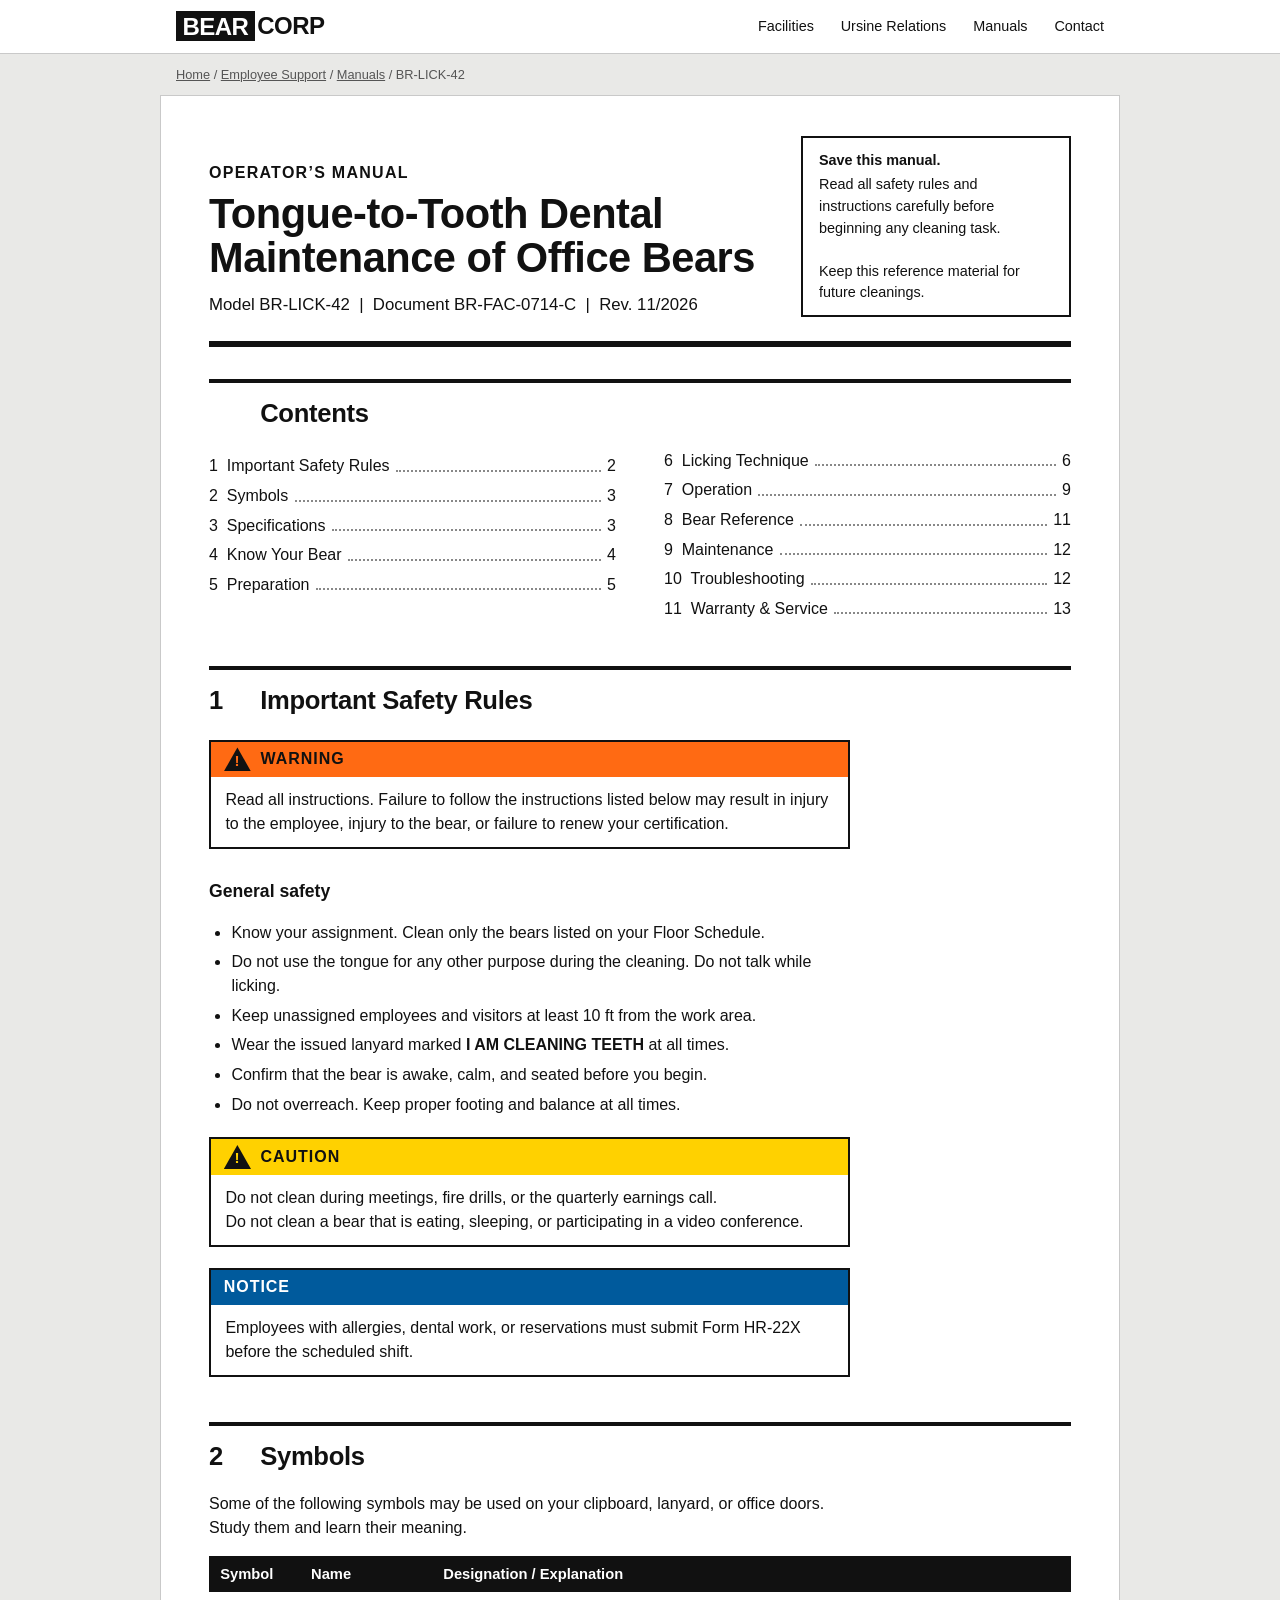
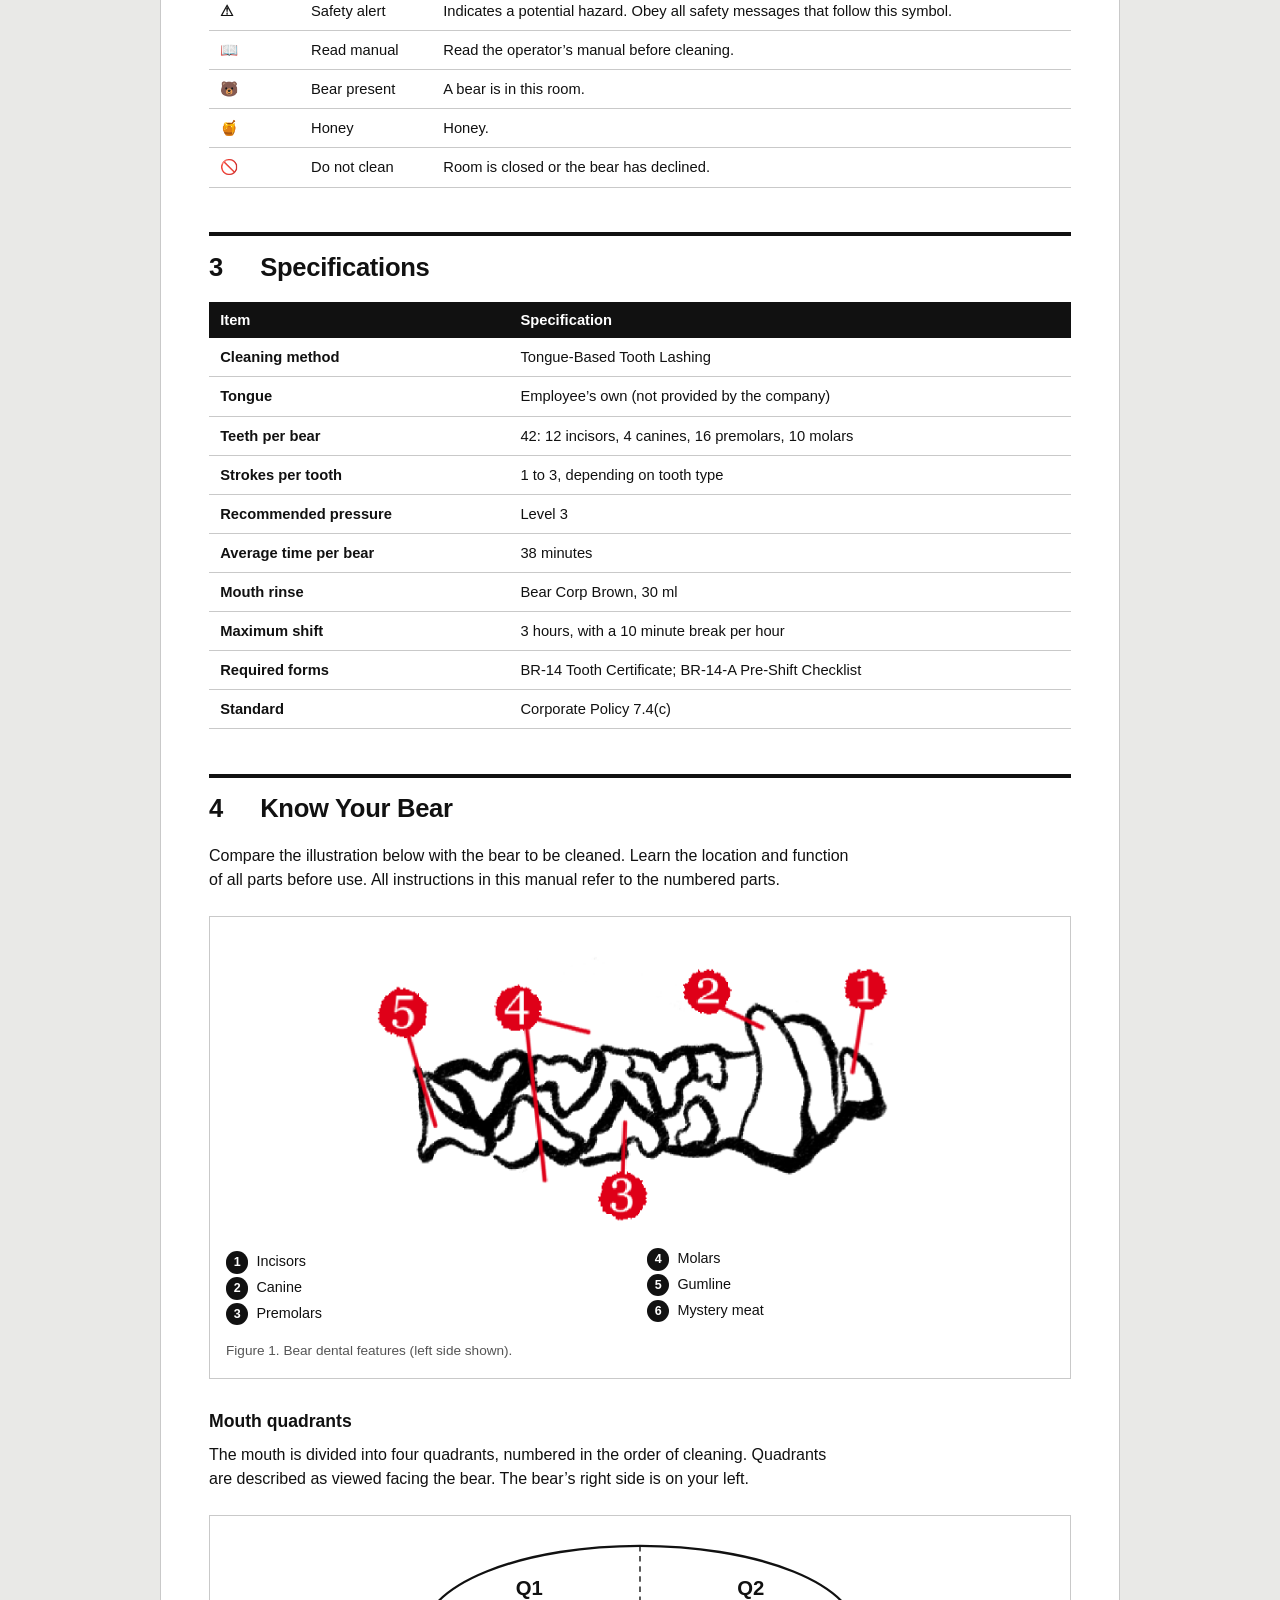
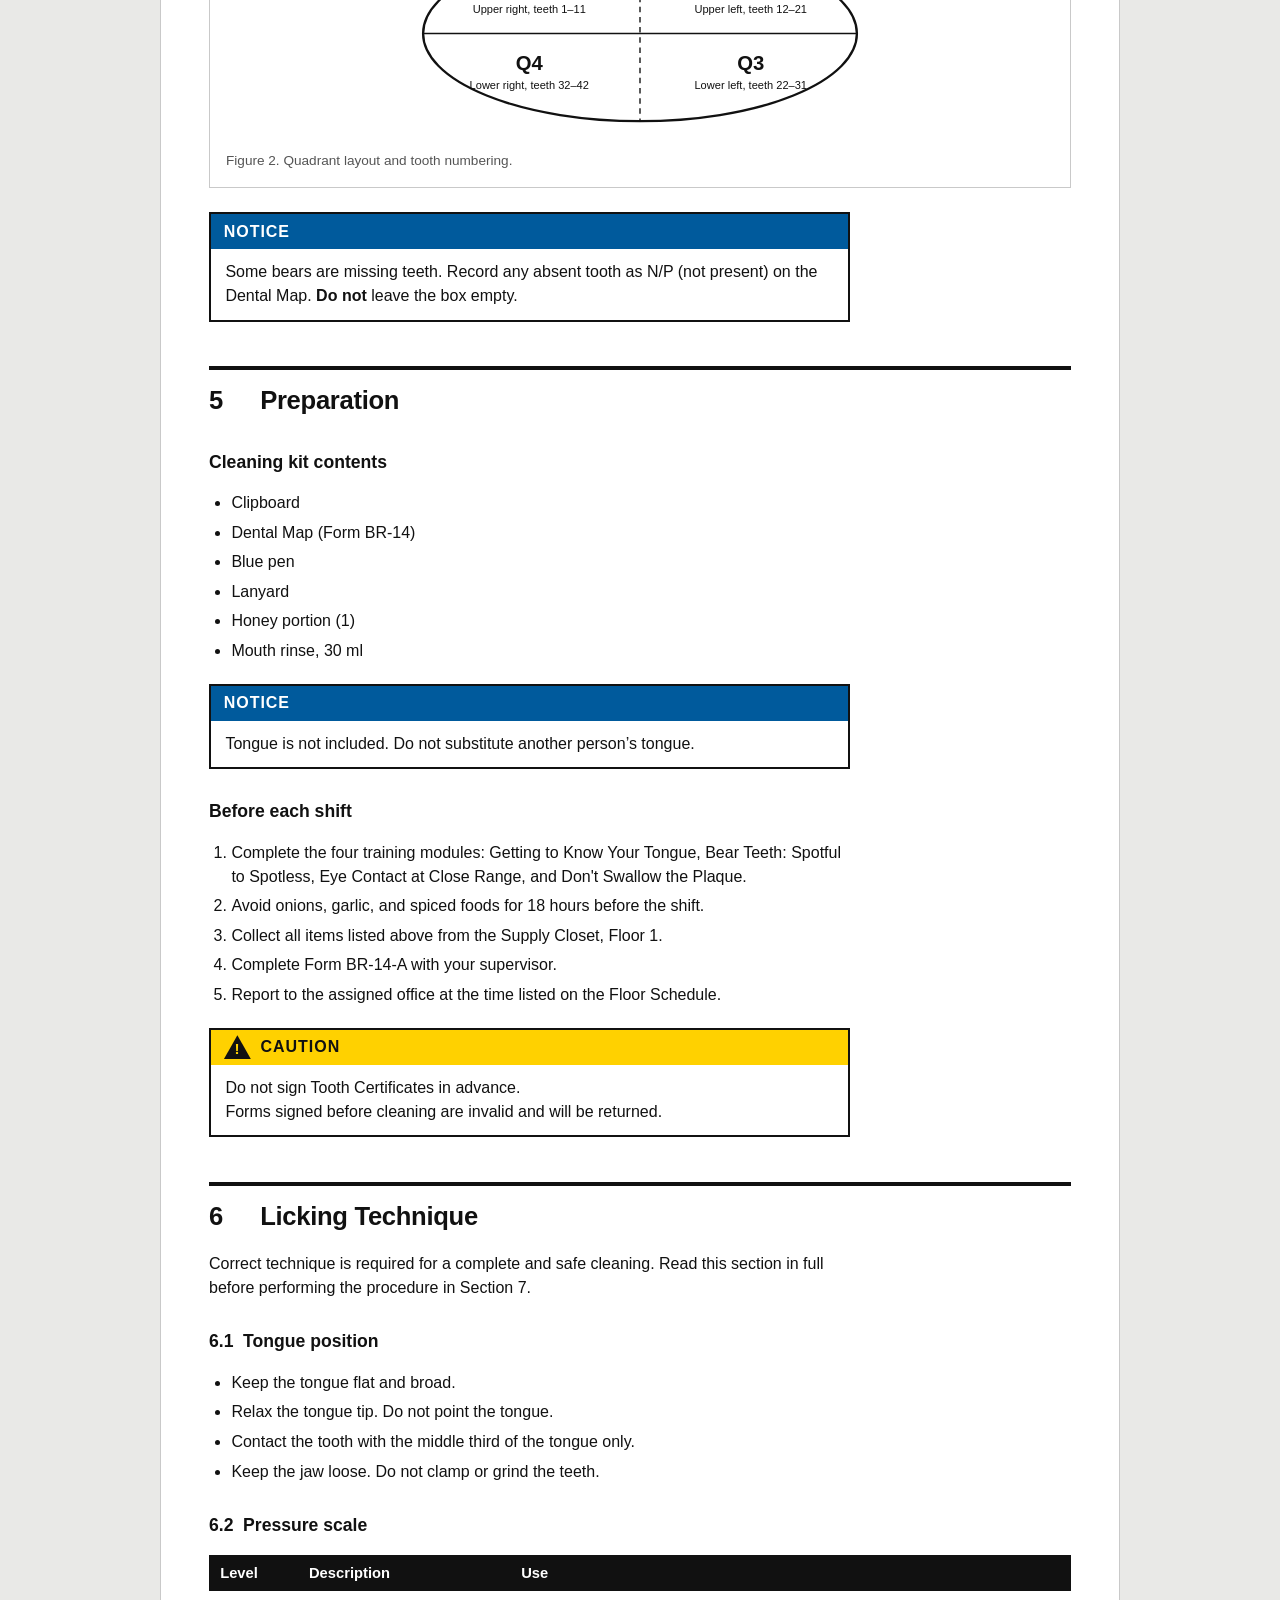
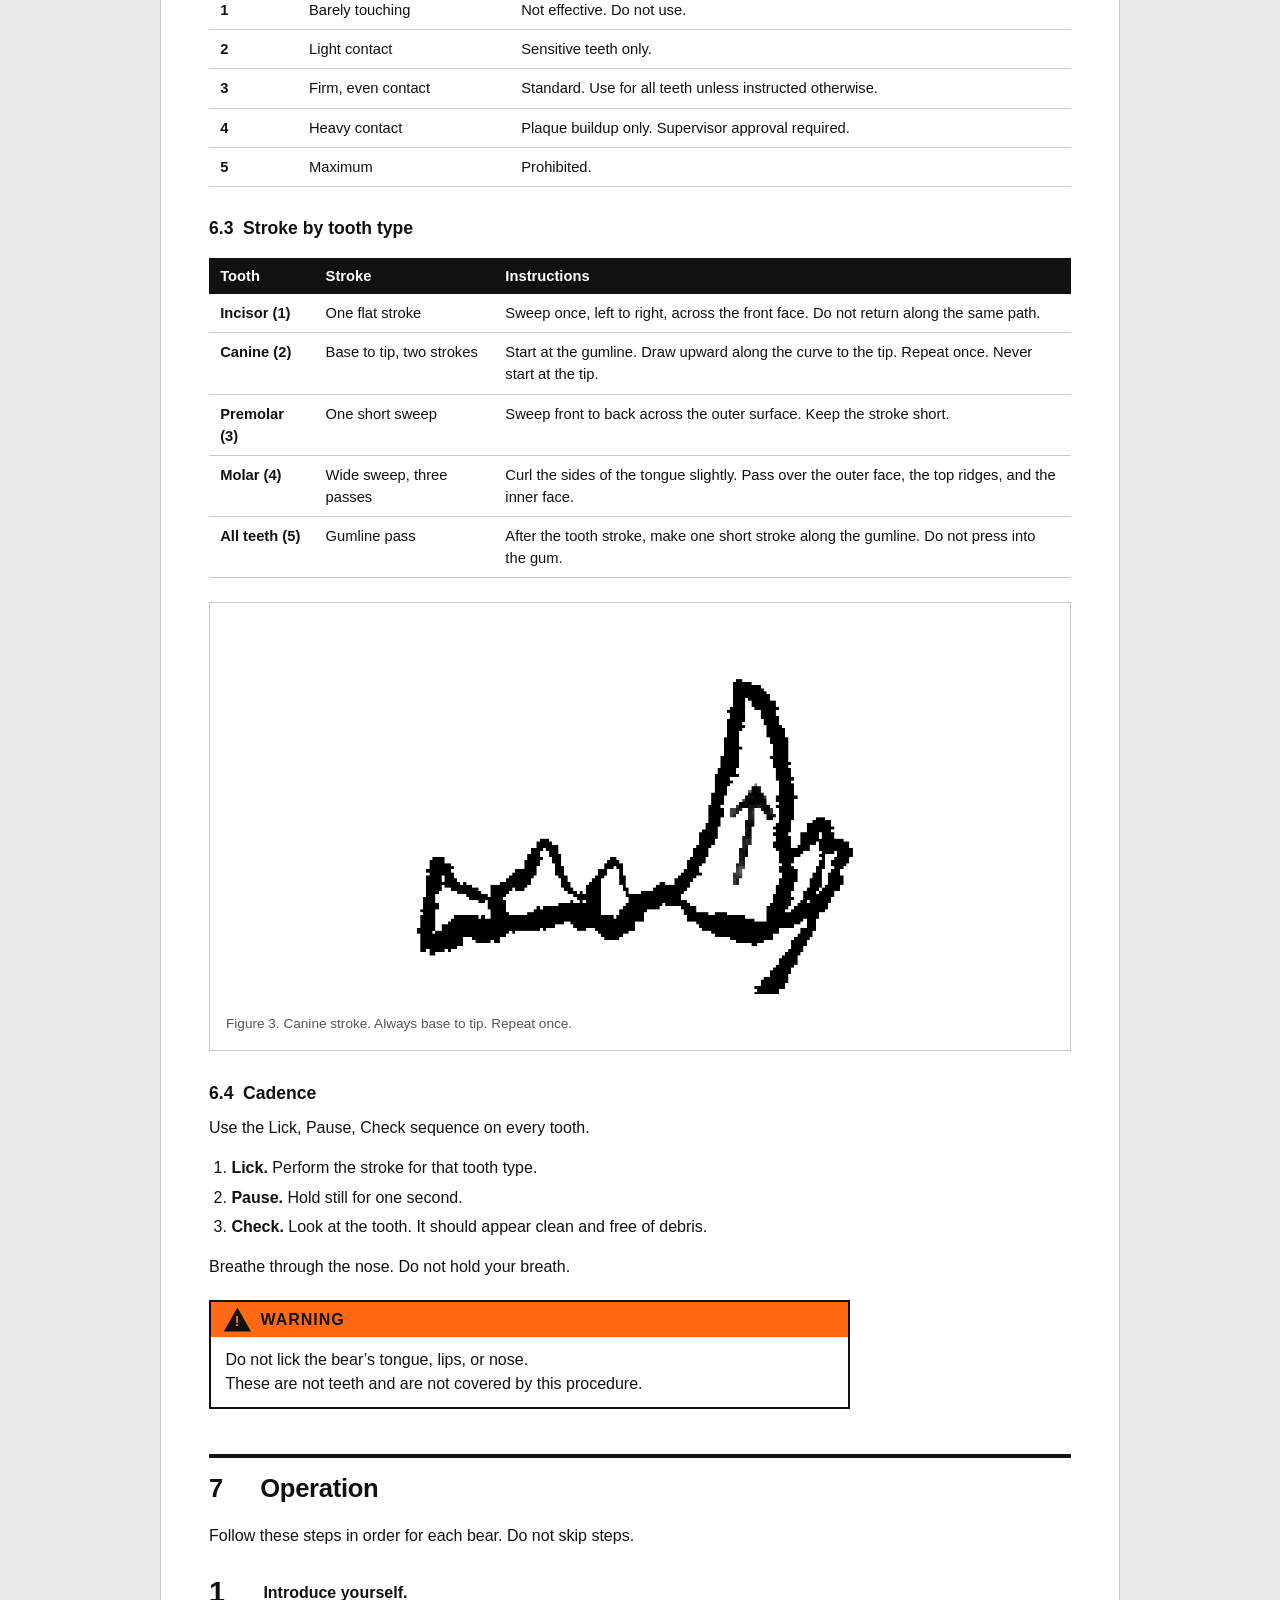
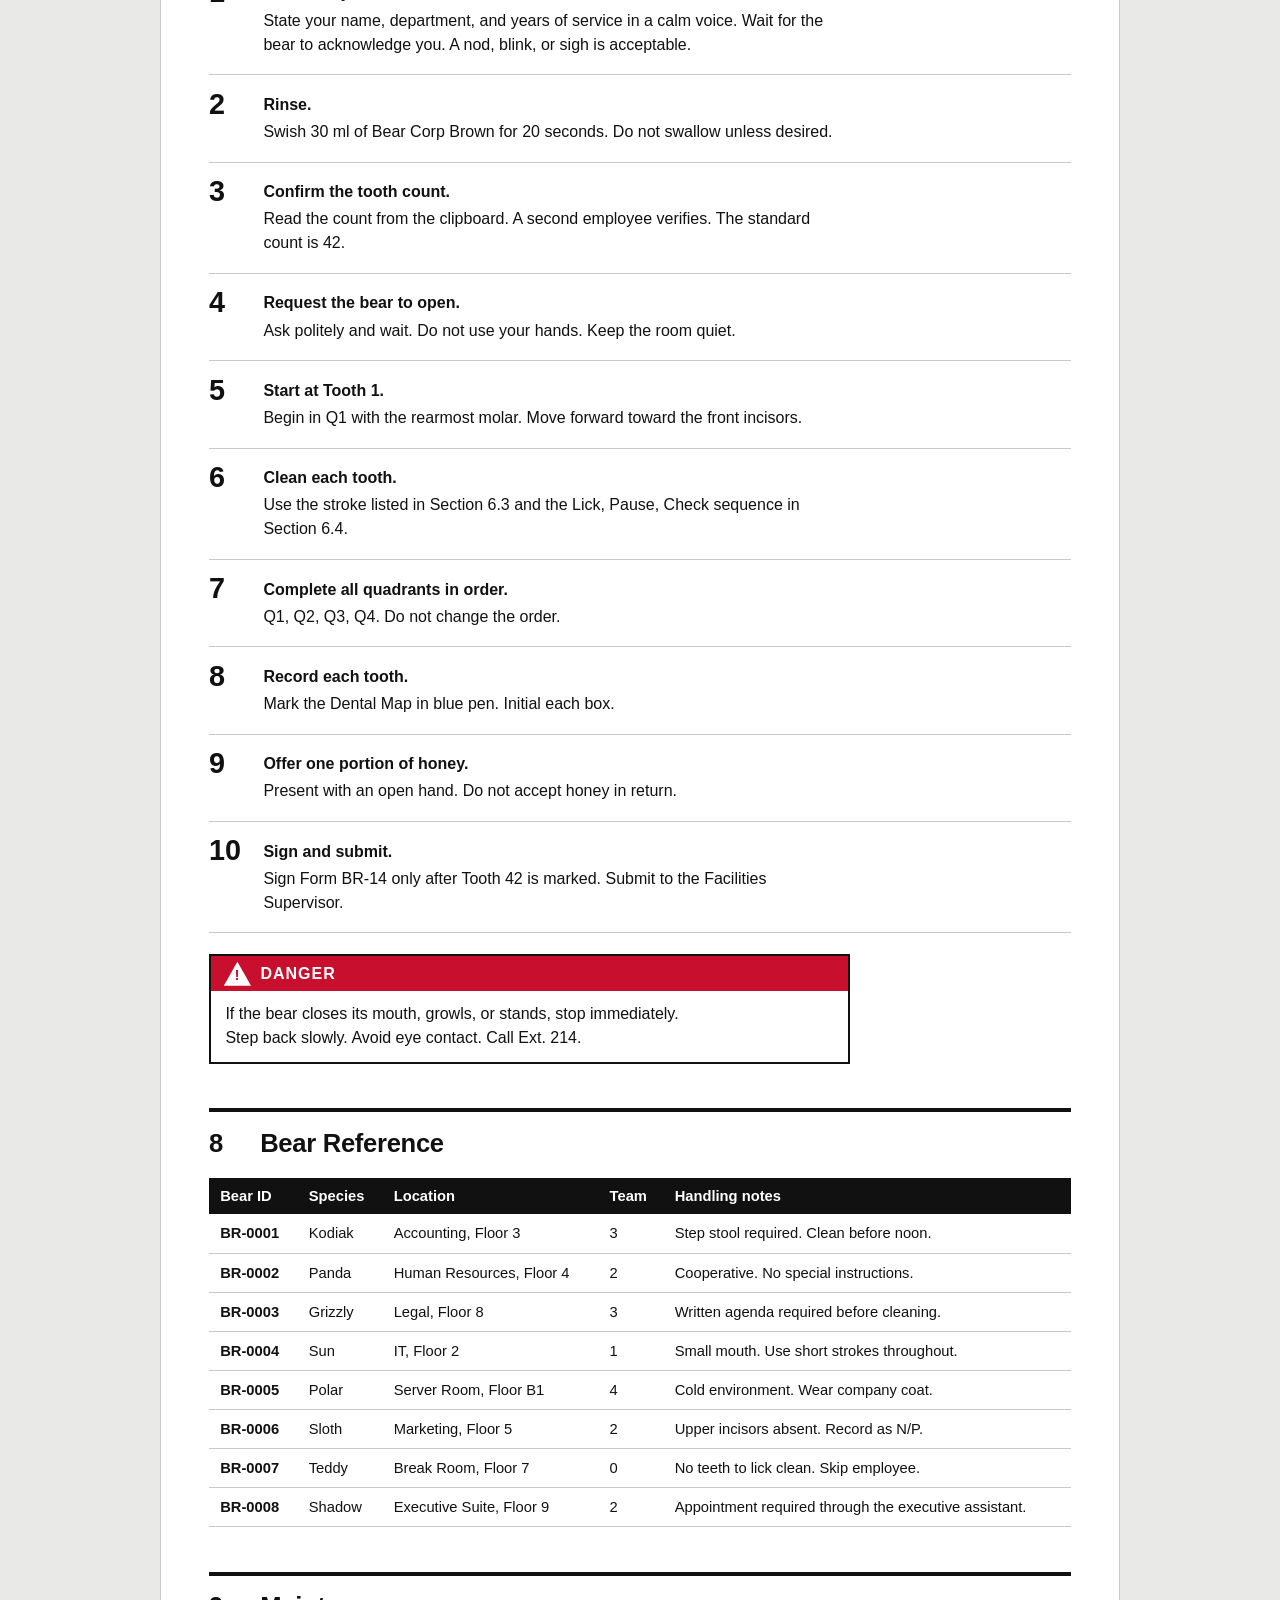
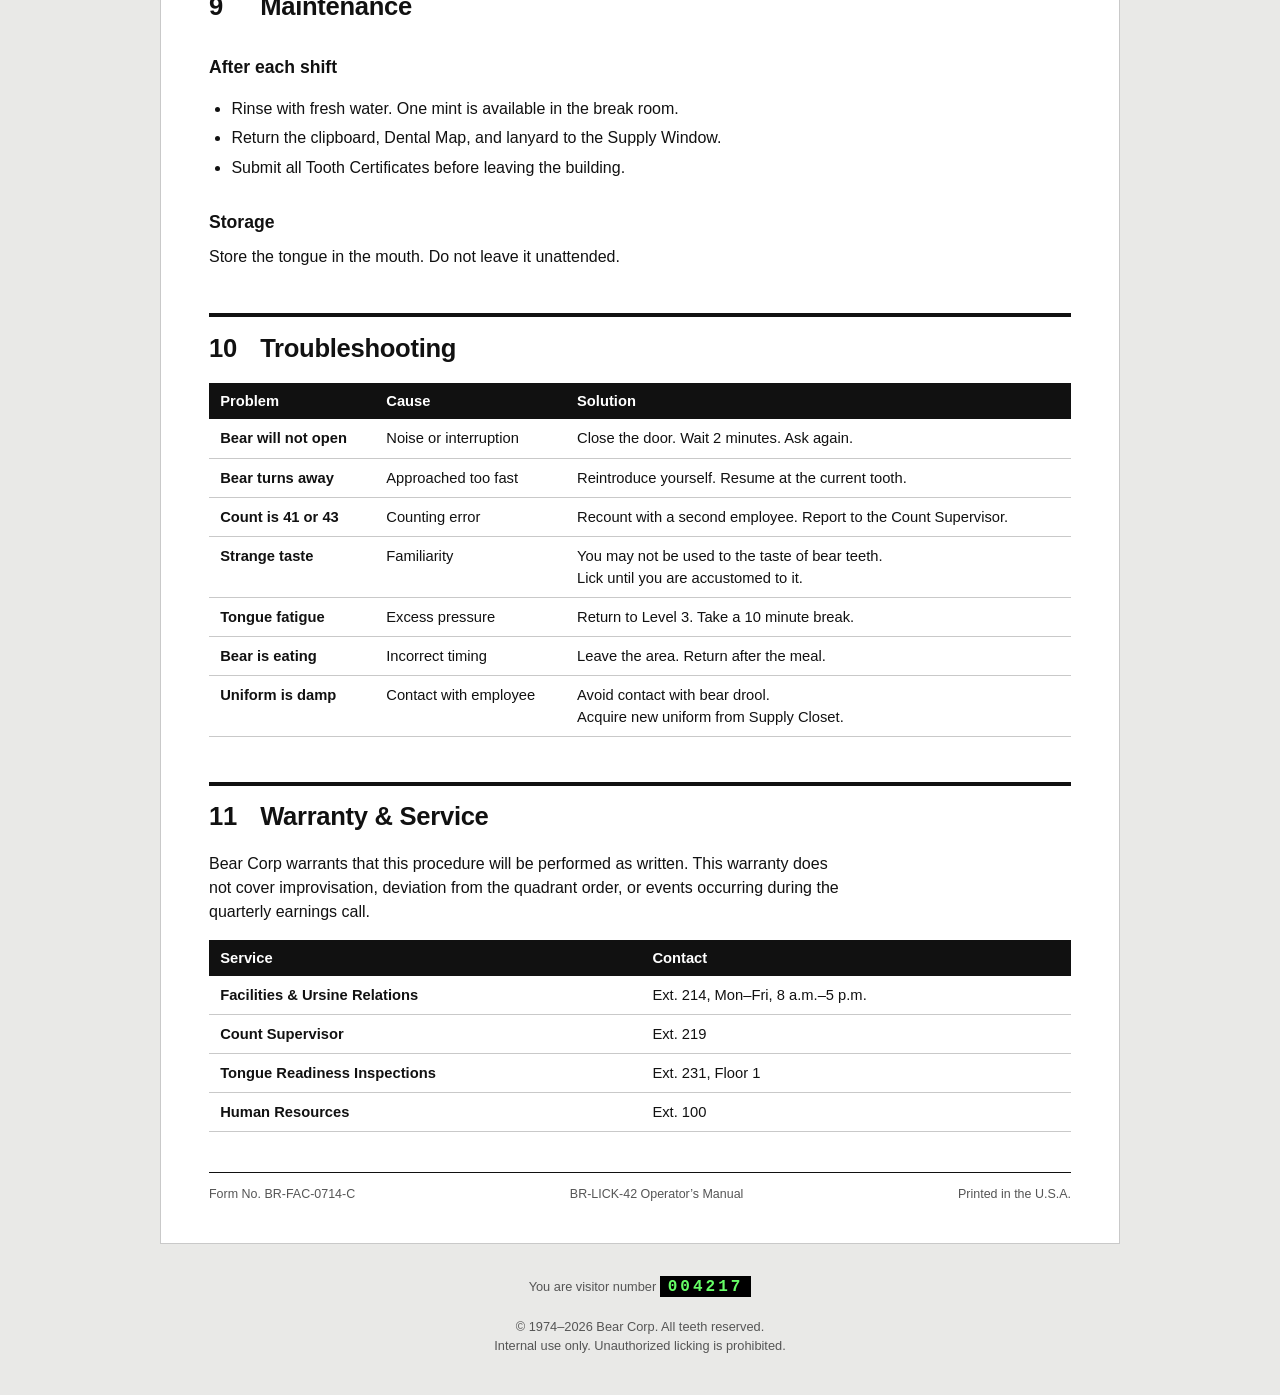
<file: index.html>
<!DOCTYPE html>
<html lang="en">
<head>
<meta charset="utf-8">
<meta name="viewport" content="width=device-width, initial-scale=1, viewport-fit=cover">
<title>BR-LICK-42 Operator’s Manual | Bear Corp Support</title>
<link rel="stylesheet" href="style.css">
</head>
<body>

<header class="site">
  <div class="in">
    <a class="logo" href="index.html"><span>BEAR</span>CORP</a>
    <nav>
      <a href="facilities.html">Facilities</a>
      <a href="ursine-relations.html">Ursine Relations</a>
      <a href="manuals.html">Manuals</a>
      <a href="contact.html">Contact</a>
    </nav>
  </div>
</header>

<div class="crumbs"><a href="#">Home</a> / <a href="#">Employee Support</a> / <a href="#">Manuals</a> / BR-LICK-42</div>

<main class="doc">

<div class="cover">
<div class="t">
<p class="kind">Operator’s Manual</p>
<h1>Tongue-to-Tooth Dental Maintenance of Office Bears</h1>
<p class="model">Model BR-LICK-42 &nbsp;|&nbsp; Document BR-FAC-0714-C &nbsp;|&nbsp; Rev. 11/2026</p>
</div>
<div class="save"><b>Save this manual.</b>Read all safety rules and instructions carefully before beginning any cleaning task. <br><br>Keep this reference material for future cleanings.</div>
</div>

<h2 style="margin-top:0"><b></b>Contents</h2>
<ol class="toc">
<li><a href="#s1">1&nbsp; Important Safety Rules</a><i></i>2</li>
<li><a href="#s2">2&nbsp; Symbols</a><i></i>3</li>
<li><a href="#s3">3&nbsp; Specifications</a><i></i>3</li>
<li><a href="#s4">4&nbsp; Know Your Bear</a><i></i>4</li>
<li><a href="#s5">5&nbsp; Preparation</a><i></i>5</li>
<li><a href="#s6">6&nbsp; Licking Technique</a><i></i>6</li>
<li><a href="#s7">7&nbsp; Operation</a><i></i>9</li>
<li><a href="#s8">8&nbsp; Bear Reference</a><i></i>11</li>
<li><a href="#s9">9&nbsp; Maintenance</a><i></i>12</li>
<li><a href="#s10">10&nbsp; Troubleshooting</a><i></i>12</li>
<li><a href="#s11">11&nbsp; Warranty &amp; Service</a><i></i>13</li>
</ol>

<h2 id="s1"><b>1</b>Important Safety Rules</h2>
<div class="alert warning"><div class="hd">WARNING</div>
<p>Read all instructions. Failure to follow the instructions listed below may result in injury to the employee, injury to the bear, or failure to renew your certification.</p></div>
<h3>General safety</h3>
<ul>
<li>Know your assignment. Clean only the bears listed on your Floor Schedule.</li>
<li>Do not use the tongue for any other purpose during the cleaning. Do not talk while licking.</li>
<li>Keep unassigned employees and visitors at least 10 ft from the work area.</li>
<li>Wear the issued lanyard marked <b>I AM CLEANING TEETH</b> at all times.</li>
<li>Confirm that the bear is awake, calm, and seated before you begin.</li>
<li>Do not overreach. Keep proper footing and balance at all times.</li>
</ul>
<div class="alert caution"><div class="hd">CAUTION</div>
<p>Do not clean during meetings, fire drills, or the quarterly earnings call. <br>Do not clean a bear that is eating, sleeping, or participating in a video conference.</p></div>
<div class="alert notice"><div class="hd">NOTICE</div>
<p>Employees with allergies, dental work, or reservations must submit Form HR-22X before the scheduled shift.</p></div>

<h2 id="s2"><b>2</b>Symbols</h2>
<p>Some of the following symbols may be used on your clipboard, lanyard, or office doors. Study them and learn their meaning.</p>
<div class="scroll"><table>
<tr><th>Symbol</th><th>Name</th><th>Designation / Explanation</th></tr>
<tr><td>&#9888;</td><td>Safety alert</td><td>Indicates a potential hazard. Obey all safety messages that follow this symbol.</td></tr>
<tr><td>&#128214;</td><td>Read manual</td><td>Read the operator’s manual before cleaning.</td></tr>
<tr><td>&#128059;</td><td>Bear present</td><td>A bear is in this room.</td></tr>
<tr><td>&#127855;</td><td>Honey</td><td>Honey.</td></tr>
<tr><td>&#128683;</td><td>Do not clean</td><td>Room is closed or the bear has declined.</td></tr>
</table></div>

<h2 id="s3"><b>3</b>Specifications</h2>
<div class="scroll"><table>
<tr><th>Item</th><th>Specification</th></tr>
<tr><td>Cleaning method</td><td>Tongue-Based Tooth Lashing</td></tr>
<tr><td>Tongue</td><td>Employee’s own (not provided by the company)</td></tr>
<tr><td>Teeth per bear</td><td>42: 12 incisors, 4 canines, 16 premolars, 10 molars</td></tr>
<tr><td>Strokes per tooth</td><td>1 to 3, depending on tooth type</td></tr>
<tr><td>Recommended pressure</td><td>Level 3</td></tr>
<tr><td>Average time per bear</td><td>38 minutes</td></tr>
<tr><td>Mouth rinse</td><td>Bear Corp Brown, 30 ml</td></tr>
<tr><td>Maximum shift</td><td>3 hours, with a 10 minute break per hour</td></tr>
<tr><td>Required forms</td><td>BR-14 Tooth Certificate; BR-14-A Pre-Shift Checklist</td></tr>
<tr><td>Standard</td><td>Corporate Policy 7.4(c)</td></tr>
</table></div>

<h2 id="s4"><b>4</b>Know Your Bear</h2>
<p>Compare the illustration below with the bear to be cleaned. Learn the location and function of all parts before use. All instructions in this manual refer to the numbered parts.</p>
<figure>
<img
  src="images/BearTeethSide.png"
  alt="Bear dental features with numbered parts"
  class="manual-diagram"
>
<ul class="key">
<li><b>1</b>Incisors</li><li><b>2</b>Canine</li><li><b>3</b>Premolars</li><li><b>4</b>Molars</li><li><b>5</b>Gumline</li><li><b>6</b>Mystery meat</li>
</ul>
<figcaption>Figure 1. Bear dental features (left side shown).</figcaption>
</figure>

<h3>Mouth quadrants</h3>
<p>The mouth is divided into four quadrants, numbered in the order of cleaning. Quadrants are described as viewed facing the bear. The bear’s right side is on your left.</p>
<figure>
<svg viewBox="0 0 520 220" role="img" aria-label="Four quadrants of the bear mouth" width="480">
<ellipse cx="260" cy="110" rx="235" ry="95" fill="none" stroke="currentColor" stroke-width="2.5"/>
<line x1="260" y1="15" x2="260" y2="205" stroke="currentColor" stroke-width="1.5" stroke-dasharray="6 5"/>
<line x1="25" y1="110" x2="495" y2="110" stroke="currentColor" stroke-width="1.5"/>
<g font-family="Helvetica,Arial,sans-serif" text-anchor="middle" fill="currentColor">
<text x="140" y="68" font-size="22" font-weight="800">Q1</text><text x="140" y="88" font-size="12">Upper right, teeth 1&ndash;11</text>
<text x="380" y="68" font-size="22" font-weight="800">Q2</text><text x="380" y="88" font-size="12">Upper left, teeth 12&ndash;21</text>
<text x="380" y="150" font-size="22" font-weight="800">Q3</text><text x="380" y="170" font-size="12">Lower left, teeth 22&ndash;31</text>
<text x="140" y="150" font-size="22" font-weight="800">Q4</text><text x="140" y="170" font-size="12">Lower right, teeth 32&ndash;42</text>
</g>
</svg>
<figcaption>Figure 2. Quadrant layout and tooth numbering.</figcaption>
</figure>
<div class="alert notice"><div class="hd">NOTICE</div>
<p>Some bears are missing teeth. Record any absent tooth as N/P (not present) on the Dental Map. <b>Do not</b> leave the box empty.</p></div>

<h2 id="s5"><b>5</b>Preparation</h2>
<h3>Cleaning kit contents</h3>
<ul>
<li>Clipboard</li><li>Dental Map (Form BR-14)</li><li>Blue pen</li><li>Lanyard</li><li>Honey portion (1)</li><li>Mouth rinse, 30 ml</li>
</ul>
<div class="alert notice"><div class="hd">NOTICE</div><p>Tongue is not included. Do not substitute another person’s tongue.</p></div>
<h3>Before each shift</h3>
<ol>
<li>Complete the four training modules: Getting to Know Your Tongue, Bear Teeth: Spotful to Spotless, Eye Contact at Close Range, and Don't Swallow the Plaque.</li>
<li>Avoid onions, garlic, and spiced foods for 18 hours before the shift.</li>
<li>Collect all items listed above from the Supply Closet, Floor 1.</li>
<li>Complete Form BR-14-A with your supervisor.</li>
<li>Report to the assigned office at the time listed on the Floor Schedule.</li>
</ol>
<div class="alert caution"><div class="hd">CAUTION</div><p>Do not sign Tooth Certificates in advance. <br>Forms signed before cleaning are invalid and will be returned.</p></div>

<h2 id="s6"><b>6</b>Licking Technique</h2>
<p>Correct technique is required for a complete and safe cleaning. Read this section in full before performing the procedure in Section 7.</p>

<h3><b>6.1</b>Tongue position</h3>
<ul>
<li>Keep the tongue flat and broad.</li>
<li>Relax the tongue tip. Do not point the tongue.</li>
<li>Contact the tooth with the middle third of the tongue only.</li>
<li>Keep the jaw loose. Do not clamp or grind the teeth.</li>
</ul>

<h3><b>6.2</b>Pressure scale</h3>
<div class="scroll"><table>
<tr><th>Level</th><th>Description</th><th>Use</th></tr>
<tr><td>1</td><td>Barely touching</td><td>Not effective. Do not use.</td></tr>
<tr><td>2</td><td>Light contact</td><td>Sensitive teeth only.</td></tr>
<tr><td>3</td><td>Firm, even contact</td><td>Standard. Use for all teeth unless instructed otherwise.</td></tr>
<tr><td>4</td><td>Heavy contact</td><td>Plaque buildup only. Supervisor approval required.</td></tr>
<tr><td>5</td><td>Maximum</td><td>Prohibited.</td></tr>
</table></div>

<h3><b>6.3</b>Stroke by tooth type</h3>
<div class="scroll"><table>
<tr><th>Tooth</th><th>Stroke</th><th>Instructions</th></tr>
<tr><td>Incisor (1)</td><td>One flat stroke</td><td>Sweep once, left to right, across the front face. Do not return along the same path.</td></tr>
<tr><td>Canine (2)</td><td>Base to tip, two strokes</td><td>Start at the gumline. Draw upward along the curve to the tip. Repeat once. Never start at the tip.</td></tr>
<tr><td>Premolar (3)</td><td>One short sweep</td><td>Sweep front to back across the outer surface. Keep the stroke short.</td></tr>
<tr><td>Molar (4)</td><td>Wide sweep, three passes</td><td>Curl the sides of the tongue slightly. Pass over the outer face, the top ridges, and the inner face.</td></tr>
<tr><td>All teeth (5)</td><td>Gumline pass</td><td>After the tooth stroke, make one short stroke along the gumline. Do not press into the gum.</td></tr>
</table></div>

<figure>
<img
  src="images/BearCanine.png"
  alt="Base to tip, two strokes."
  class="manual-diagram"
>
<figcaption>Figure 3. Canine stroke. Always base to tip. Repeat once.</figcaption>
</figure>

<h3><b>6.4</b>Cadence</h3>
<p>Use the Lick, Pause, Check sequence on every tooth.</p>
<ol>
<li><b>Lick.</b> Perform the stroke for that tooth type.</li>
<li><b>Pause.</b> Hold still for one second.</li>
<li><b>Check.</b> Look at the tooth. It should appear clean and free of debris.</li>
</ol>
<p>Breathe through the nose. Do not hold your breath.</p>
<div class="alert warning"><div class="hd">WARNING</div><p>Do not lick the bear’s tongue, lips, or nose.<br>These are not teeth and are not covered by this procedure.</p></div>

<h2 id="s7"><b>7</b>Operation</h2>
<p>Follow these steps in order for each bear. Do not skip steps.</p>
<ol class="steps">
<li><div><p><b>Introduce yourself.</b></p><p>State your name, department, and years of service in a calm voice. Wait for the bear to acknowledge you. A nod, blink, or sigh is acceptable.</p></div></li>
<li><div><p><b>Rinse.</b></p><p>Swish 30 ml of Bear Corp Brown for 20 seconds. Do not swallow unless desired.</p></div></li>
<li><div><p><b>Confirm the tooth count.</b></p><p>Read the count from the clipboard. A second employee verifies. The standard count is 42.</p></div></li>
<li><div><p><b>Request the bear to open.</b></p><p>Ask politely and wait. Do not use your hands. Keep the room quiet.</p></div></li>
<li><div><p><b>Start at Tooth 1.</b></p><p>Begin in Q1 with the rearmost molar. Move forward toward the front incisors.</p></div></li>
<li><div><p><b>Clean each tooth.</b></p><p>Use the stroke listed in Section 6.3 and the Lick, Pause, Check sequence in Section 6.4.</p></div></li>
<li><div><p><b>Complete all quadrants in order.</b></p><p>Q1, Q2, Q3, Q4. Do not change the order.</p></div></li>
<li><div><p><b>Record each tooth.</b></p><p>Mark the Dental Map in blue pen. Initial each box.</p></div></li>
<li><div><p><b>Offer one portion of honey.</b></p><p>Present with an open hand. Do not accept honey in return.</p></div></li>
<li><div><p><b>Sign and submit.</b></p><p>Sign Form BR-14 only after Tooth 42 is marked. Submit to the Facilities Supervisor.</p></div></li>
</ol>
<div class="alert danger"><div class="hd">DANGER</div><p>If the bear closes its mouth, growls, or stands, stop immediately.<br>Step back slowly. Avoid eye contact. Call Ext. 214.</p></div>

<h2 id="s8"><b>8</b>Bear Reference</h2>
<div class="scroll"><table>
<tr><th>Bear ID</th><th>Species</th><th>Location</th><th>Team</th><th>Handling notes</th></tr>
<tr><td>BR-0001</td><td>Kodiak</td><td>Accounting, Floor 3</td><td>3</td><td>Step stool required. Clean before noon.</td></tr>
<tr><td>BR-0002</td><td>Panda</td><td>Human Resources, Floor 4</td><td>2</td><td>Cooperative. No special instructions.</td></tr>
<tr><td>BR-0003</td><td>Grizzly</td><td>Legal, Floor 8</td><td>3</td><td>Written agenda required before cleaning.</td></tr>
<tr><td>BR-0004</td><td>Sun</td><td>IT, Floor 2</td><td>1</td><td>Small mouth. Use short strokes throughout.</td></tr>
<tr><td>BR-0005</td><td>Polar</td><td>Server Room, Floor B1</td><td>4</td><td>Cold environment. Wear company coat.</td></tr>
<tr><td>BR-0006</td><td>Sloth</td><td>Marketing, Floor 5</td><td>2</td><td>Upper incisors absent. Record as N/P.</td></tr>
<tr><td>BR-0007</td><td>Teddy</td><td>Break Room, Floor 7</td><td>0</td><td>No teeth to lick clean. Skip employee.</td></tr>
<tr><td>BR-0008</td><td>Shadow</td><td>Executive Suite, Floor 9</td><td>2</td><td>Appointment required through the executive assistant.</td></tr>
</table></div>

<h2 id="s9"><b>9</b>Maintenance</h2>
<h3>After each shift</h3>
<ul>
<li>Rinse with fresh water. One mint is available in the break room.</li>
<li>Return the clipboard, Dental Map, and lanyard to the Supply Window.</li>
<li>Submit all Tooth Certificates before leaving the building.</li>
</ul>
<h3>Storage</h3>
<p>Store the tongue in the mouth. Do not leave it unattended.</p>

<h2 id="s10"><b>10</b>Troubleshooting</h2>
<div class="scroll"><table>
<tr><th>Problem</th><th>Cause</th><th>Solution</th></tr>
<tr><td>Bear will not open</td><td>Noise or interruption</td><td>Close the door. Wait 2 minutes. Ask again.</td></tr>
<tr><td>Bear turns away</td><td>Approached too fast</td><td>Reintroduce yourself. Resume at the current tooth.</td></tr>
<tr><td>Count is 41 or 43</td><td>Counting error</td><td>Recount with a second employee. Report to the Count Supervisor.</td></tr>
<tr><td>Strange taste</td><td>Familiarity</td><td>You may not be used to the taste of bear teeth.<br>Lick until you are accustomed to it.</td></tr>
<tr><td>Tongue fatigue</td><td>Excess pressure</td><td>Return to Level 3. Take a 10 minute break.</td></tr>
<tr><td>Bear is eating</td><td>Incorrect timing</td><td>Leave the area. Return after the meal.</td></tr>
<tr><td>Uniform is damp</td><td>Contact with employee</td><td>Avoid contact with bear drool.<br>Acquire new uniform from Supply Closet.</td></tr>
</table></div>

<h2 id="s11"><b>11</b>Warranty &amp; Service</h2>
<p>Bear Corp warrants that this procedure will be performed as written. This warranty does not cover improvisation, deviation from the quadrant order, or events occurring during the quarterly earnings call.</p>
<div class="scroll"><table>
<tr><th>Service</th><th>Contact</th></tr>
<tr><td>Facilities &amp; Ursine Relations</td><td>Ext. 214, Mon&ndash;Fri, 8 a.m.&ndash;5 p.m.</td></tr>
<tr><td>Count Supervisor</td><td>Ext. 219</td></tr>
<tr><td>Tongue Readiness Inspections</td><td>Ext. 231, Floor 1</td></tr>
<tr><td>Human Resources</td><td>Ext. 100</td></tr>
</table></div>

<div class="docfoot"><span>Form No. BR-FAC-0714-C</span><span>BR-LICK-42 Operator’s Manual</span><span>Printed in the U.S.A.</span></div>
</main>

<footer>
You are visitor number <span class="counter">004217</span><br><br>
&copy; 1974&ndash;2026 Bear Corp. All teeth reserved.<br>
Internal use only. Unauthorized licking is prohibited.
</footer>

</body>
</html>
</file>
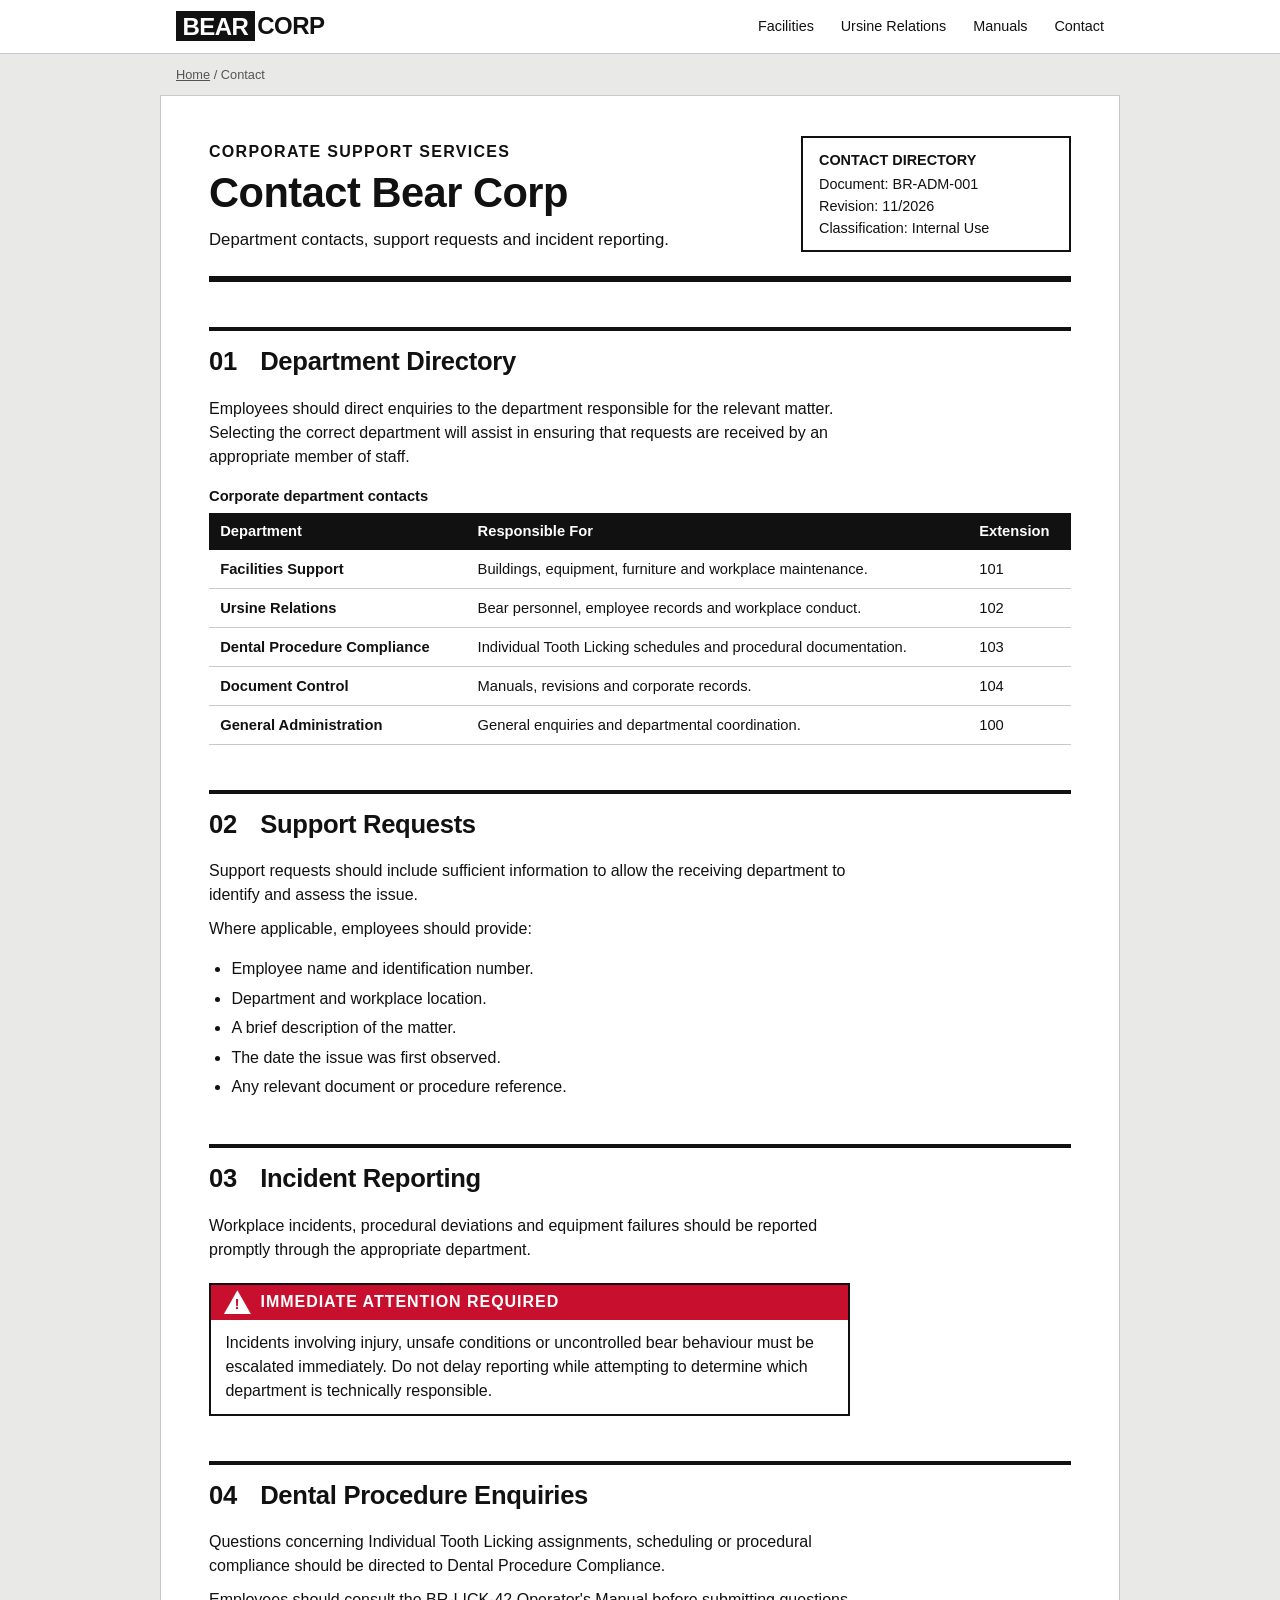
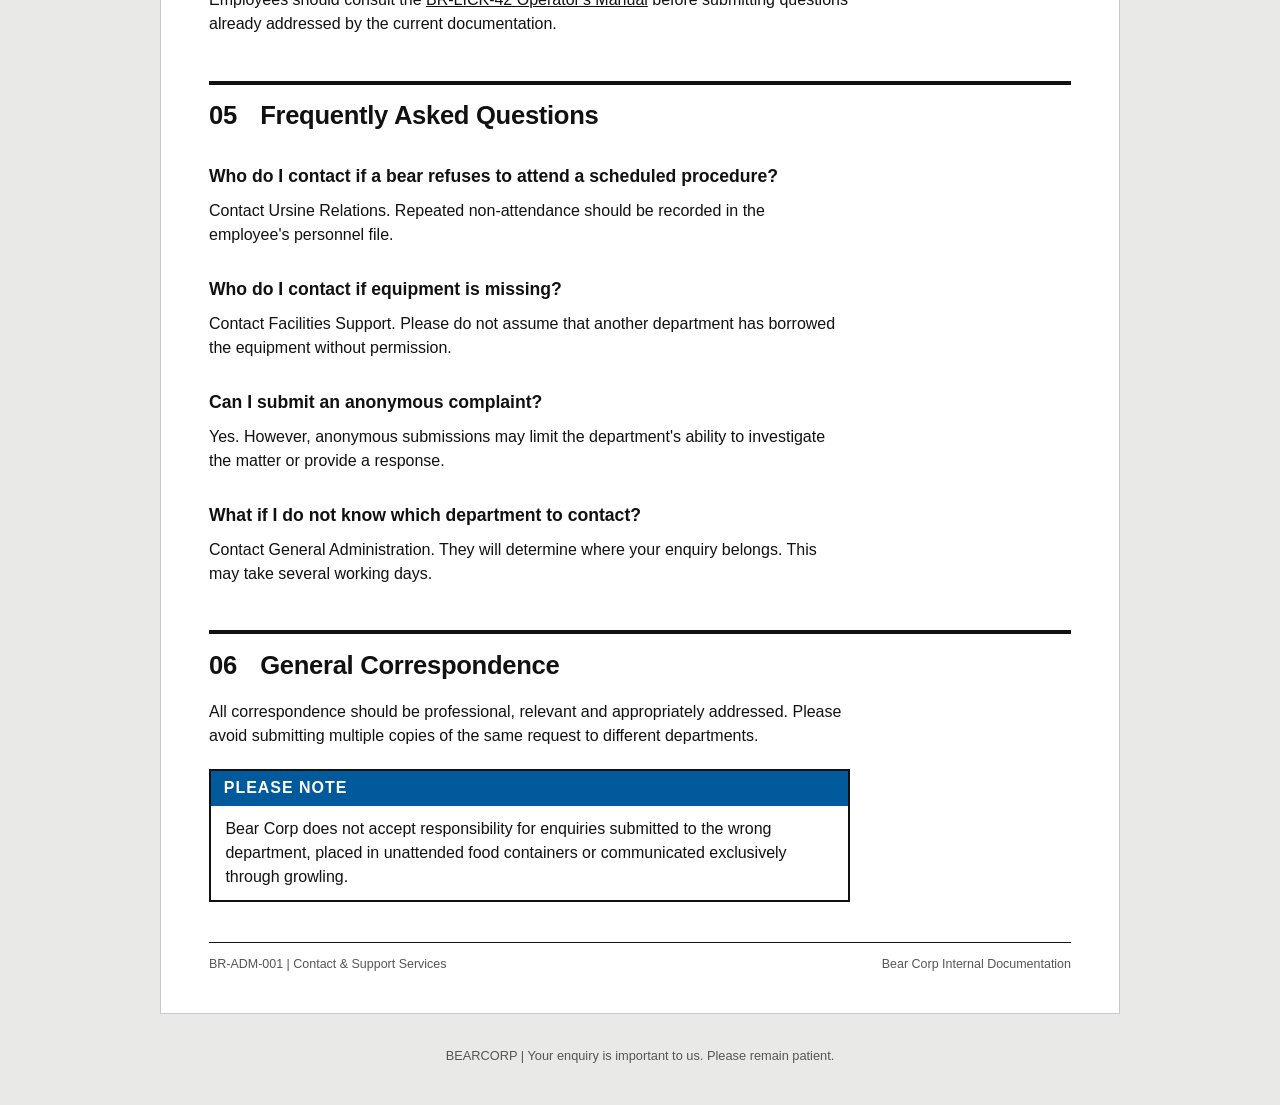
<file: contact.html>
<!DOCTYPE html>
<html lang="en">
<head>
  <meta charset="utf-8">
  <meta name="viewport" content="width=device-width, initial-scale=1">
  <title>Contact | Bear Corp</title>
  <link rel="stylesheet" href="style.css">
</head>
<body>

<header class="site">
  <div class="in">
    <a class="logo" href="index.html"><span>BEAR</span>CORP</a>
    <nav>
      <a href="facilities.html">Facilities</a>
      <a href="ursine-relations.html">Ursine Relations</a>
      <a href="manuals.html">Manuals</a>
      <a href="contact.html">Contact</a>
    </nav>
  </div>
</header>

<div class="crumbs">
  <a href="index.html">Home</a> / Contact
</div>

<main class="doc">
  <div class="cover">
    <div class="t">
      <p class="kind">Corporate Support Services</p>
      <h1>Contact Bear Corp</h1>
      <p class="model">Department contacts, support requests and incident reporting.</p>
    </div>
    <div class="save">
      <b>CONTACT DIRECTORY</b>
      Document: BR-ADM-001<br>
      Revision: 11/2026<br>
      Classification: Internal Use
    </div>
  </div>

  <h2><b>01</b> Department Directory</h2>
  <p>Employees should direct enquiries to the department responsible for the relevant matter. Selecting the correct department will assist in ensuring that requests are received by an appropriate member of staff.</p>

  <div class="scroll">
    <table>
      <caption>Corporate department contacts</caption>
      <thead>
        <tr><th>Department</th><th>Responsible For</th><th>Extension</th></tr>
      </thead>
      <tbody>
        <tr><td>Facilities Support</td><td>Buildings, equipment, furniture and workplace maintenance.</td><td>101</td></tr>
        <tr><td>Ursine Relations</td><td>Bear personnel, employee records and workplace conduct.</td><td>102</td></tr>
        <tr><td>Dental Procedure Compliance</td><td>Individual Tooth Licking schedules and procedural documentation.</td><td>103</td></tr>
        <tr><td>Document Control</td><td>Manuals, revisions and corporate records.</td><td>104</td></tr>
        <tr><td>General Administration</td><td>General enquiries and departmental coordination.</td><td>100</td></tr>
      </tbody>
    </table>
  </div>

  <h2><b>02</b> Support Requests</h2>
  <p>Support requests should include sufficient information to allow the receiving department to identify and assess the issue.</p>
  <p>Where applicable, employees should provide:</p>
  <ul>
    <li>Employee name and identification number.</li>
    <li>Department and workplace location.</li>
    <li>A brief description of the matter.</li>
    <li>The date the issue was first observed.</li>
    <li>Any relevant document or procedure reference.</li>
  </ul>

  <h2><b>03</b> Incident Reporting</h2>
  <p>Workplace incidents, procedural deviations and equipment failures should be reported promptly through the appropriate department.</p>

  <div class="alert danger">
    <div class="hd">IMMEDIATE ATTENTION REQUIRED</div>
    <p>Incidents involving injury, unsafe conditions or uncontrolled bear behaviour must be escalated immediately. Do not delay reporting while attempting to determine which department is technically responsible.</p>
  </div>

  <h2><b>04</b> Dental Procedure Enquiries</h2>
  <p>Questions concerning Individual Tooth Licking assignments, scheduling or procedural compliance should be directed to Dental Procedure Compliance.</p>
  <p>Employees should consult the <a href="index.html">BR-LICK-42 Operator's Manual</a> before submitting questions already addressed by the current documentation.</p>

  <h2><b>05</b> Frequently Asked Questions</h2>

  <h3>Who do I contact if a bear refuses to attend a scheduled procedure?</h3>
  <p>Contact Ursine Relations. Repeated non-attendance should be recorded in the employee's personnel file.</p>

  <h3>Who do I contact if equipment is missing?</h3>
  <p>Contact Facilities Support. Please do not assume that another department has borrowed the equipment without permission.</p>

  <h3>Can I submit an anonymous complaint?</h3>
  <p>Yes. However, anonymous submissions may limit the department's ability to investigate the matter or provide a response.</p>

  <h3>What if I do not know which department to contact?</h3>
  <p>Contact General Administration. They will determine where your enquiry belongs. This may take several working days.</p>

  <h2><b>06</b> General Correspondence</h2>
  <p>All correspondence should be professional, relevant and appropriately addressed. Please avoid submitting multiple copies of the same request to different departments.</p>

  <div class="alert notice">
    <div class="hd">PLEASE NOTE</div>
    <p>Bear Corp does not accept responsibility for enquiries submitted to the wrong department, placed in unattended food containers or communicated exclusively through growling.</p>
  </div>

  <div class="docfoot">
    <span>BR-ADM-001 | Contact &amp; Support Services</span>
    <span>Bear Corp Internal Documentation</span>
  </div>
</main>

<footer>BEARCORP | Your enquiry is important to us. Please remain patient.</footer>

</body>
</html>
</file>
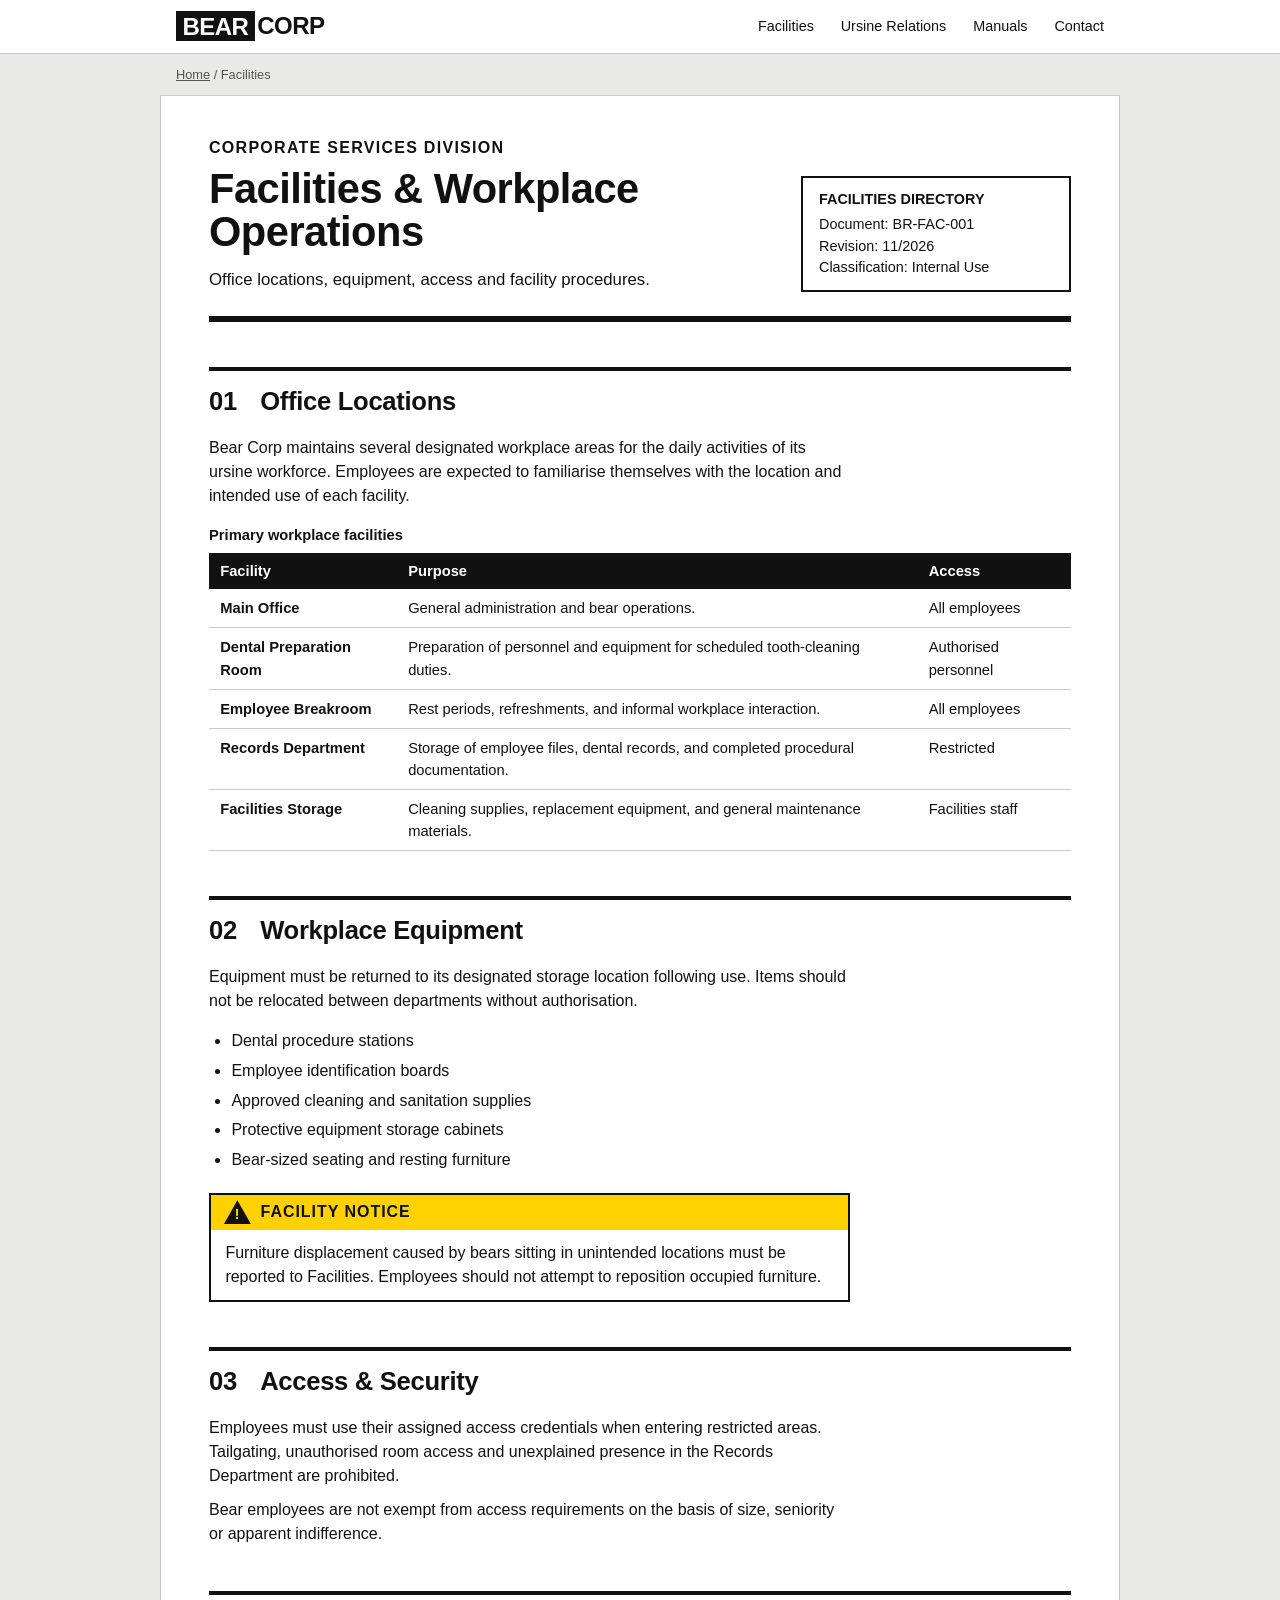
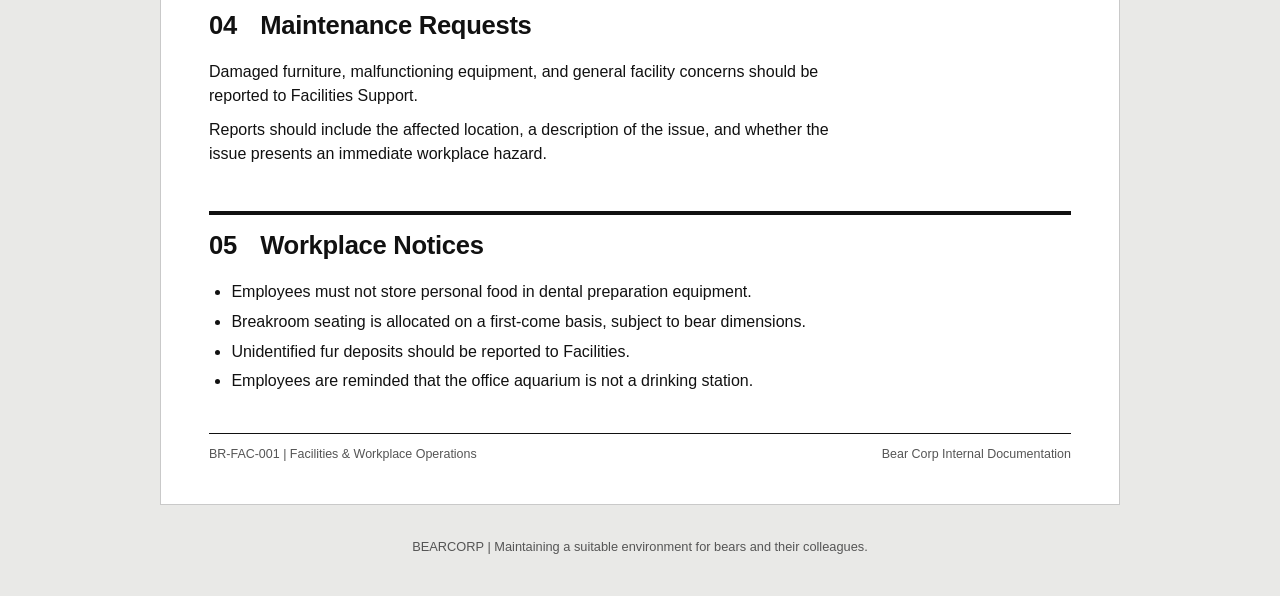
<file: facilities.html>
<!DOCTYPE html>
<html lang="en">
<head>
  <meta charset="utf-8">
  <meta name="viewport" content="width=device-width, initial-scale=1">
  <title>Facilities | Bear Corp</title>
  <link rel="stylesheet" href="style.css">
</head>
<body>

<header class="site">
  <div class="in">
    <a class="logo" href="index.html"><span>BEAR</span>CORP</a>
    <nav>
      <a href="facilities.html">Facilities</a>
      <a href="ursine-relations.html">Ursine Relations</a>
      <a href="manuals.html">Manuals</a>
      <a href="contact.html">Contact</a>
    </nav>
  </div>
</header>

<div class="crumbs">
  <a href="index.html">Home</a> / Facilities
</div>

<main class="doc">
  <div class="cover">
    <div class="t">
      <p class="kind">Corporate Services Division</p>
      <h1>Facilities &amp; Workplace Operations</h1>
      <p class="model">Office locations, equipment, access and facility procedures.</p>
    </div>
    <div class="save">
      <b>FACILITIES DIRECTORY</b>
      Document: BR-FAC-001<br>
      Revision: 11/2026<br>
      Classification: Internal Use
    </div>
  </div>

  <h2><b>01</b> Office Locations</h2>
  <p>Bear Corp maintains several designated workplace areas for the daily activities of its ursine workforce. Employees are expected to familiarise themselves with the location and intended use of each facility.</p>

  <div class="scroll">
    <table>
      <caption>Primary workplace facilities</caption>
      <thead>
        <tr><th>Facility</th><th>Purpose</th><th>Access</th></tr>
      </thead>
      <tbody>
        <tr><td>Main Office</td><td>General administration and bear operations.</td><td>All employees</td></tr>
        <tr><td>Dental Preparation Room</td><td>Preparation of personnel and equipment for scheduled tooth-cleaning duties.</td><td>Authorised personnel</td></tr>
        <tr><td>Employee Breakroom</td><td>Rest periods, refreshments, and informal workplace interaction.</td><td>All employees</td></tr>
        <tr><td>Records Department</td><td>Storage of employee files, dental records, and completed procedural documentation.</td><td>Restricted</td></tr>
        <tr><td>Facilities Storage</td><td>Cleaning supplies, replacement equipment, and general maintenance materials.</td><td>Facilities staff</td></tr>
      </tbody>
    </table>
  </div>

  <h2><b>02</b> Workplace Equipment</h2>
  <p>Equipment must be returned to its designated storage location following use. Items should not be relocated between departments without authorisation.</p>
  <ul>
    <li>Dental procedure stations</li>
    <li>Employee identification boards</li>
    <li>Approved cleaning and sanitation supplies</li>
    <li>Protective equipment storage cabinets</li>
    <li>Bear-sized seating and resting furniture</li>
  </ul>

  <div class="alert caution">
    <div class="hd">FACILITY NOTICE</div>
    <p>Furniture displacement caused by bears sitting in unintended locations must be reported to Facilities. Employees should not attempt to reposition occupied furniture.</p>
  </div>

  <h2><b>03</b> Access &amp; Security</h2>
  <p>Employees must use their assigned access credentials when entering restricted areas. Tailgating, unauthorised room access and unexplained presence in the Records Department are prohibited.</p>
  <p>Bear employees are not exempt from access requirements on the basis of size, seniority or apparent indifference.</p>

  <h2><b>04</b> Maintenance Requests</h2>
  <p>Damaged furniture, malfunctioning equipment, and general facility concerns should be reported to Facilities Support.</p>
  <p>Reports should include the affected location, a description of the issue, and whether the issue presents an immediate workplace hazard.</p>

  <h2><b>05</b> Workplace Notices</h2>
  <ul>
    <li>Employees must not store personal food in dental preparation equipment.</li>
    <li>Breakroom seating is allocated on a first-come basis, subject to bear dimensions.</li>
    <li>Unidentified fur deposits should be reported to Facilities.</li>
    <li>Employees are reminded that the office aquarium is not a drinking station.</li>
  </ul>

  <div class="docfoot">
    <span>BR-FAC-001 | Facilities &amp; Workplace Operations</span>
    <span>Bear Corp Internal Documentation</span>
  </div>
</main>

<footer>BEARCORP | Maintaining a suitable environment for bears and their colleagues.</footer>

</body>
</html>
</file>
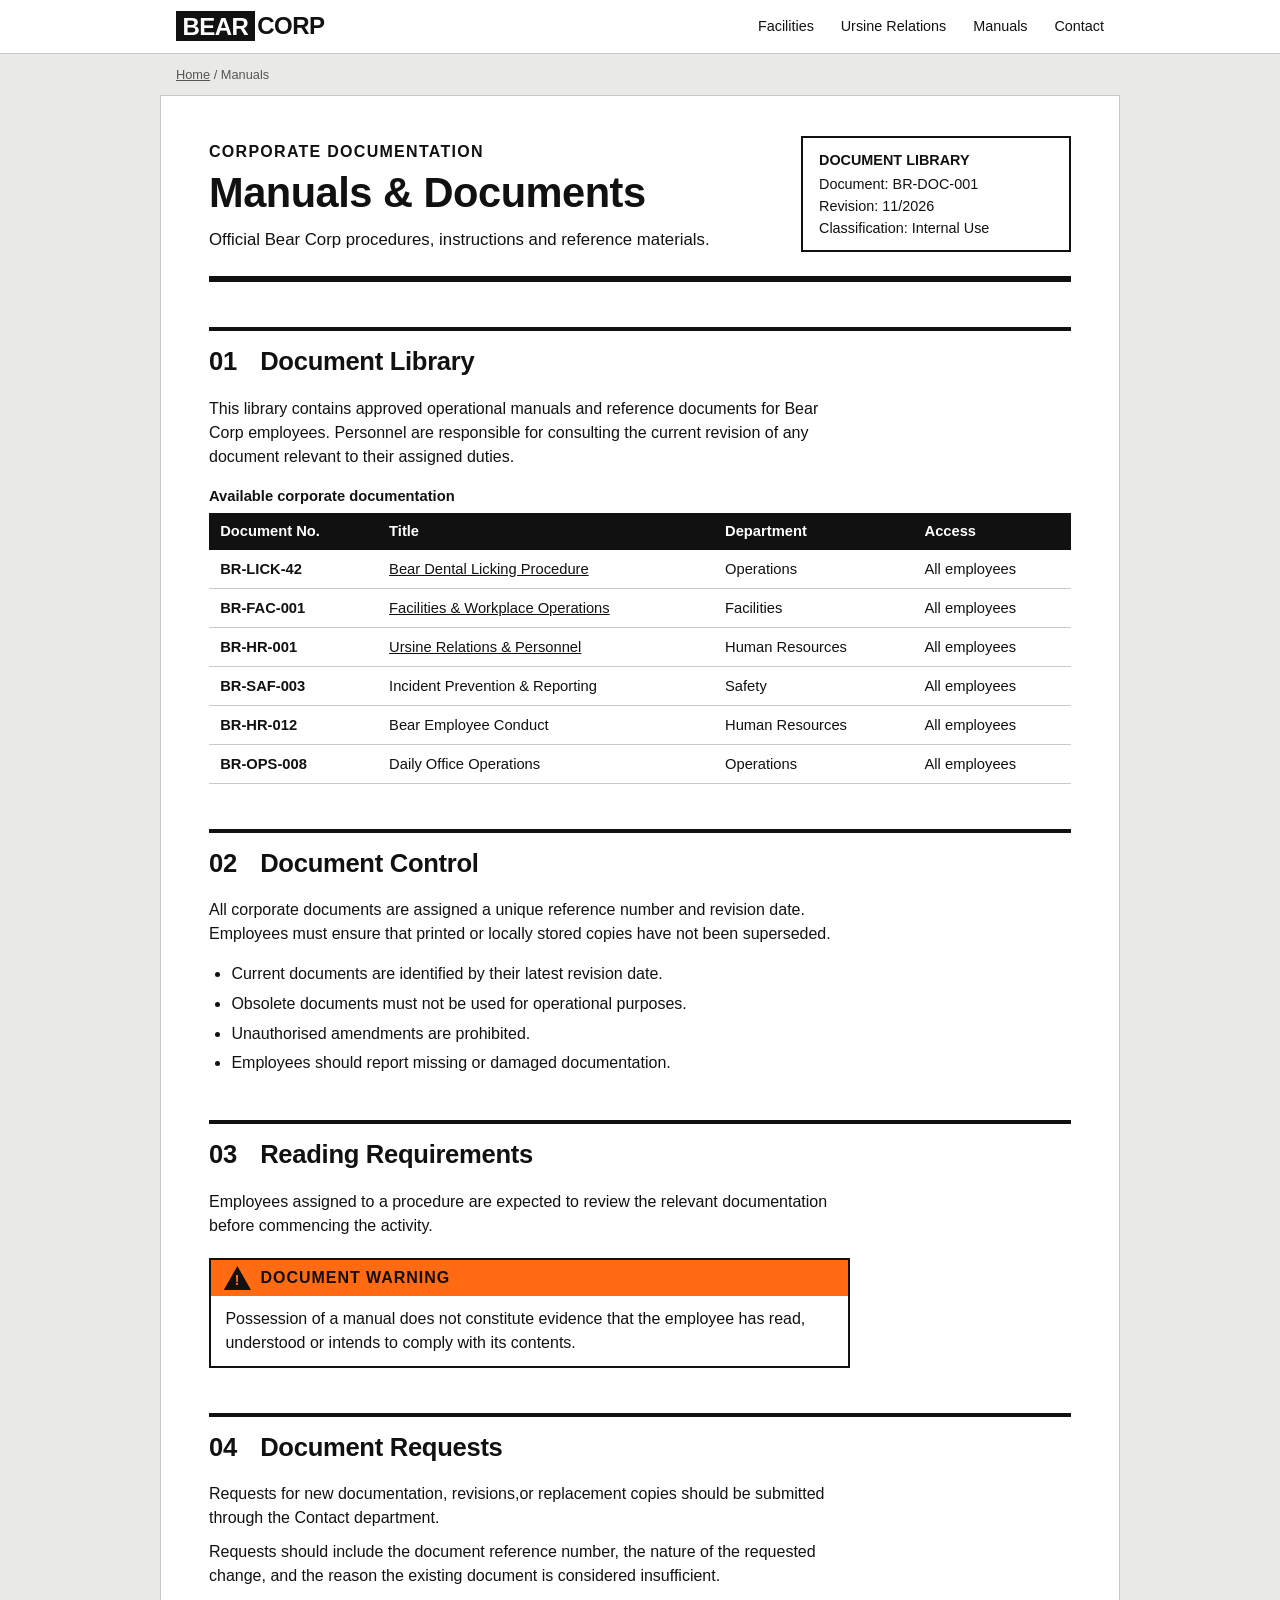
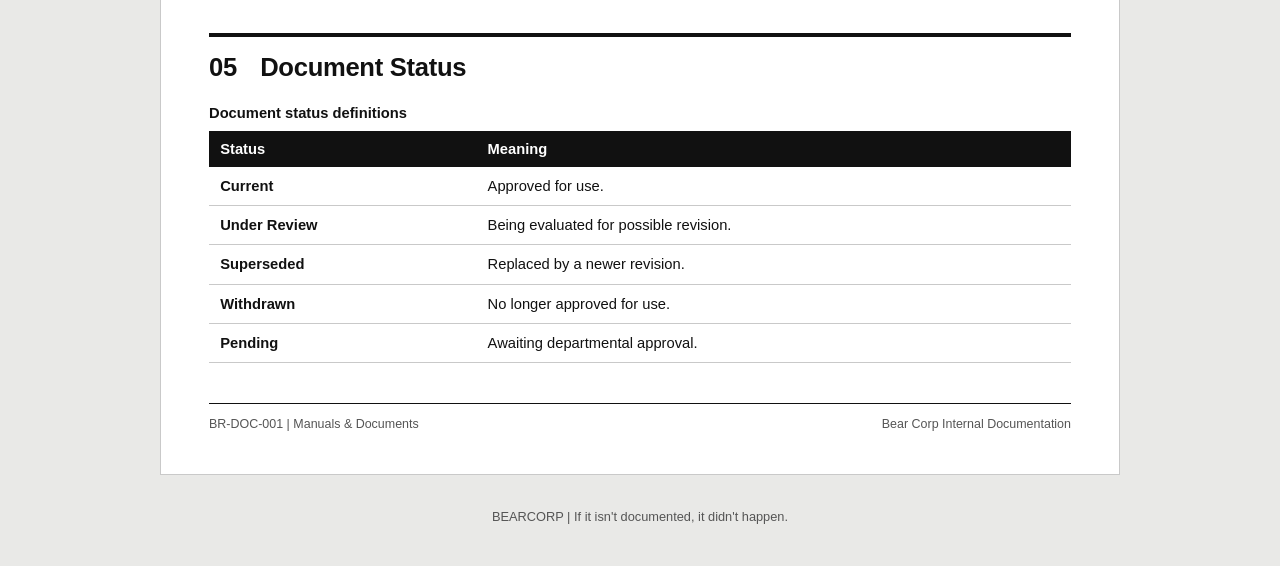
<file: manuals.html>
<!DOCTYPE html>
<html lang="en">
<head>
  <meta charset="utf-8">
  <meta name="viewport" content="width=device-width, initial-scale=1">
  <title>Manual Library | Bear Corp</title>
  <link rel="stylesheet" href="style.css">
</head>
<body>

<header class="site">
  <div class="in">
    <a class="logo" href="index.html"><span>BEAR</span>CORP</a>
    <nav>
      <a href="facilities.html">Facilities</a>
      <a href="ursine-relations.html">Ursine Relations</a>
      <a href="manuals.html">Manuals</a>
      <a href="contact.html">Contact</a>
    </nav>
  </div>
</header>

<div class="crumbs">
  <a href="index.html">Home</a> / Manuals
</div>

<main class="doc">
  <div class="cover">
    <div class="t">
      <p class="kind">Corporate Documentation</p>
      <h1>Manuals &amp; Documents</h1>
      <p class="model">Official Bear Corp procedures, instructions and reference materials.</p>
    </div>
    <div class="save">
      <b>DOCUMENT LIBRARY</b>
      Document: BR-DOC-001<br>
      Revision: 11/2026<br>
      Classification: Internal Use
    </div>
  </div>

  <h2><b>01</b> Document Library</h2>
  <p>This library contains approved operational manuals and reference documents for Bear Corp employees. Personnel are responsible for consulting the current revision of any document relevant to their assigned duties.</p>

  <div class="scroll">
    <table>
      <caption>Available corporate documentation</caption>
      <thead>
        <tr><th>Document No.</th><th>Title</th><th>Department</th><th>Access</th></tr>
      </thead>
      <tbody>
        <tr>
          <td>BR-LICK-42</td>
          <td><a href="index.html">Bear Dental Licking Procedure</a></td>
          <td>Operations</td>
          <td>All employees</td>
        </tr>
        <tr>
          <td>BR-FAC-001</td>
          <td><a href="facilities.html">Facilities &amp; Workplace Operations</a></td>
          <td>Facilities</td>
          <td>All employees</td>
        </tr>
        <tr>
          <td>BR-HR-001</td>
          <td><a href="ursine-relations.html">Ursine Relations &amp; Personnel</a></td>
          <td>Human Resources</td>
          <td>All employees</td>
        </tr>
        <tr>
          <td>BR-SAF-003</td>
          <td>Incident Prevention &amp; Reporting</td>
          <td>Safety</td>
          <td>All employees</td>
        </tr>
        <tr>
          <td>BR-HR-012</td>
          <td>Bear Employee Conduct</td>
          <td>Human Resources</td>
          <td>All employees</td>
        </tr>
        <tr>
          <td>BR-OPS-008</td>
          <td>Daily Office Operations</td>
          <td>Operations</td>
          <td>All employees</td>
        </tr>
      </tbody>
    </table>
  </div>

  <h2><b>02</b> Document Control</h2>
  <p>All corporate documents are assigned a unique reference number and revision date. Employees must ensure that printed or locally stored copies have not been superseded.</p>

  <ul>
    <li>Current documents are identified by their latest revision date.</li>
    <li>Obsolete documents must not be used for operational purposes.</li>
    <li>Unauthorised amendments are prohibited.</li>
    <li>Employees should report missing or damaged documentation.</li>
  </ul>

  <h2><b>03</b> Reading Requirements</h2>
  <p>Employees assigned to a procedure are expected to review the relevant documentation before commencing the activity.</p>

  <div class="alert warning">
    <div class="hd">DOCUMENT WARNING</div>
    <p>Possession of a manual does not constitute evidence that the employee has read, understood or intends to comply with its contents.</p>
  </div>

  <h2><b>04</b> Document Requests</h2>
  <p>Requests for new documentation, revisions,or replacement copies should be submitted through the Contact department.</p>
  <p>Requests should include the document reference number, the nature of the requested change, and the reason the existing document is considered insufficient.</p>

  <h2><b>05</b> Document Status</h2>
  <div class="scroll">
    <table>
      <caption>Document status definitions</caption>
      <thead>
        <tr><th>Status</th><th>Meaning</th></tr>
      </thead>
      <tbody>
        <tr><td>Current</td><td>Approved for use.</td></tr>
        <tr><td>Under Review</td><td>Being evaluated for possible revision.</td></tr>
        <tr><td>Superseded</td><td>Replaced by a newer revision.</td></tr>
        <tr><td>Withdrawn</td><td>No longer approved for use.</td></tr>
        <tr><td>Pending</td><td>Awaiting departmental approval.</td></tr>
      </tbody>
    </table>
  </div>

  <div class="docfoot">
    <span>BR-DOC-001 | Manuals &amp; Documents</span>
    <span>Bear Corp Internal Documentation</span>
  </div>
</main>

<footer>BEARCORP | If it isn't documented, it didn't happen.</footer>

</body>
</html>
</file>
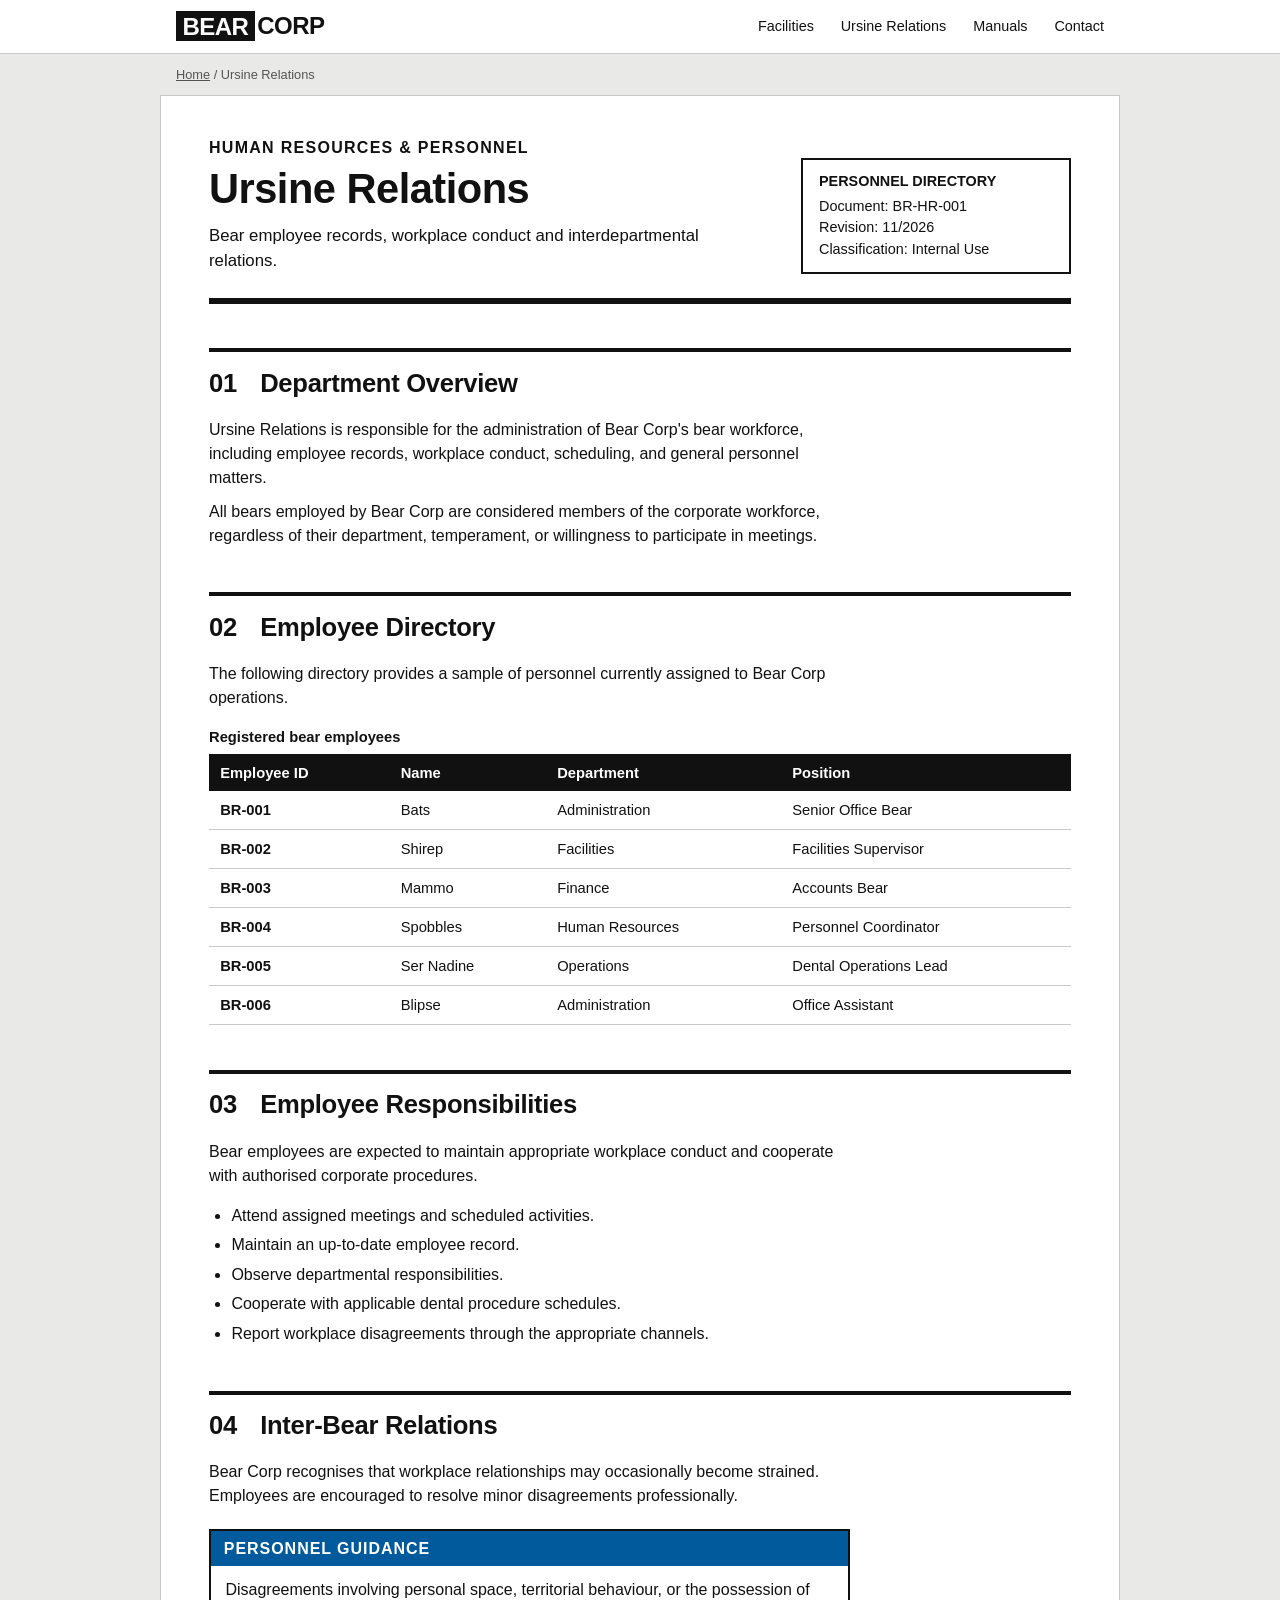
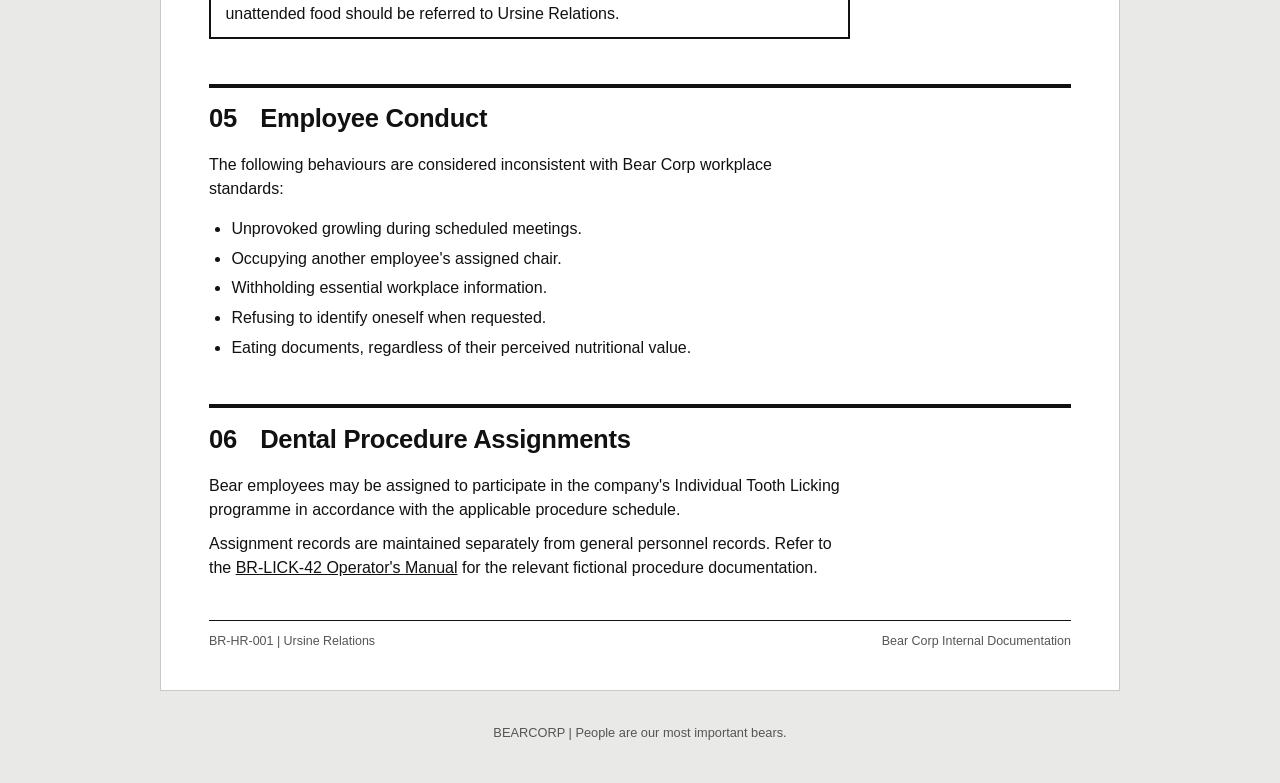
<file: ursine-relations.html>
<!DOCTYPE html>
<html lang="en">
<head>
  <meta charset="utf-8">
  <meta name="viewport" content="width=device-width, initial-scale=1">
  <title>Ursine Relations | Bear Corp</title>
  <link rel="stylesheet" href="style.css">
</head>
<body>

<header class="site">
  <div class="in">
    <a class="logo" href="index.html"><span>BEAR</span>CORP</a>
    <nav>
      <a href="facilities.html">Facilities</a>
      <a href="ursine-relations.html">Ursine Relations</a>
      <a href="manuals.html">Manuals</a>
      <a href="contact.html">Contact</a>
    </nav>
  </div>
</header>

<div class="crumbs">
  <a href="index.html">Home</a> / Ursine Relations
</div>

<main class="doc">
  <div class="cover">
    <div class="t">
      <p class="kind">Human Resources &amp; Personnel</p>
      <h1>Ursine Relations</h1>
      <p class="model">Bear employee records, workplace conduct and interdepartmental relations.</p>
    </div>
    <div class="save">
      <b>PERSONNEL DIRECTORY</b>
      Document: BR-HR-001<br>
      Revision: 11/2026<br>
      Classification: Internal Use
    </div>
  </div>

  <h2><b>01</b> Department Overview</h2>
  <p>Ursine Relations is responsible for the administration of Bear Corp's bear workforce, including employee records, workplace conduct, scheduling, and general personnel matters.</p>
  <p>All bears employed by Bear Corp are considered members of the corporate workforce, regardless of their department, temperament, or willingness to participate in meetings.</p>

  <h2><b>02</b> Employee Directory</h2>
  <p>The following directory provides a sample of personnel currently assigned to Bear Corp operations.</p>

  <div class="scroll">
    <table>
      <caption>Registered bear employees</caption>
      <thead>
        <tr><th>Employee ID</th><th>Name</th><th>Department</th><th>Position</th></tr>
      </thead>
      <tbody>
        <tr><td>BR-001</td><td>Bats</td><td>Administration</td><td>Senior Office Bear</td></tr>
        <tr><td>BR-002</td><td>Shirep</td><td>Facilities</td><td>Facilities Supervisor</td></tr>
        <tr><td>BR-003</td><td>Mammo</td><td>Finance</td><td>Accounts Bear</td></tr>
        <tr><td>BR-004</td><td>Spobbles</td><td>Human Resources</td><td>Personnel Coordinator</td></tr>
        <tr><td>BR-005</td><td>Ser Nadine</td><td>Operations</td><td>Dental Operations Lead</td></tr>
        <tr><td>BR-006</td><td>Blipse</td><td>Administration</td><td>Office Assistant</td></tr>
      </tbody>
    </table>
  </div>

  <h2><b>03</b> Employee Responsibilities</h2>
  <p>Bear employees are expected to maintain appropriate workplace conduct and cooperate with authorised corporate procedures.</p>
  <ul>
    <li>Attend assigned meetings and scheduled activities.</li>
    <li>Maintain an up-to-date employee record.</li>
    <li>Observe departmental responsibilities.</li>
    <li>Cooperate with applicable dental procedure schedules.</li>
    <li>Report workplace disagreements through the appropriate channels.</li>
  </ul>

  <h2><b>04</b> Inter-Bear Relations</h2>
  <p>Bear Corp recognises that workplace relationships may occasionally become strained. Employees are encouraged to resolve minor disagreements professionally.</p>

  <div class="alert notice">
    <div class="hd">PERSONNEL GUIDANCE</div>
    <p>Disagreements involving personal space, territorial behaviour, or the possession of unattended food should be referred to Ursine Relations.</p>
  </div>

  <h2><b>05</b> Employee Conduct</h2>
  <p>The following behaviours are considered inconsistent with Bear Corp workplace standards:</p>
  <ul>
    <li>Unprovoked growling during scheduled meetings.</li>
    <li>Occupying another employee's assigned chair.</li>
    <li>Withholding essential workplace information.</li>
    <li>Refusing to identify oneself when requested.</li>
    <li>Eating documents, regardless of their perceived nutritional value.</li>
  </ul>

  <h2><b>06</b> Dental Procedure Assignments</h2>
  <p>Bear employees may be assigned to participate in the company's Individual Tooth Licking programme in accordance with the applicable procedure schedule.</p>
  <p>Assignment records are maintained separately from general personnel records. Refer to the <a href="index.html">BR-LICK-42 Operator's Manual</a> for the relevant fictional procedure documentation.</p>

  <div class="docfoot">
    <span>BR-HR-001 | Ursine Relations</span>
    <span>Bear Corp Internal Documentation</span>
  </div>
</main>

<footer>BEARCORP | People are our most important bears.</footer>

</body>
</html>
</file>
<file: style.css>
/* Bear Corp - Operator's Manual */
:root{
  --ink:#111; --muted:#555; --rule:#111; --hair:#c9c9c9; --bg:#e9e9e7; --paper:#fff;
  --caution:#ffd100; --warning:#ff6a13; --danger:#c8102e; --notice:#005a9c;
  box-sizing:border-box;
  padding-top:env(safe-area-inset-top,0px);
  padding-bottom:env(safe-area-inset-bottom,0px);
}
*{box-sizing:border-box}
body{margin:0;background:var(--bg);color:var(--ink);font:16px/1.5 "Helvetica Neue",Helvetica,Arial,sans-serif}
a{color:inherit}
a:focus-visible{outline:3px solid var(--notice);outline-offset:2px}

/* Site shell */
.site{background:var(--paper);border-bottom:1px solid var(--hair)}
.site .in{max-width:960px;margin:0 auto;padding:.9rem 1rem;display:flex;flex-wrap:wrap;gap:.5rem 2rem;align-items:center}
.logo{font:900 1.5rem/1 "Helvetica Neue",Arial,sans-serif;letter-spacing:-.5px;text-decoration:none;margin-right:auto}
.logo span{background:var(--ink);color:var(--paper);padding:.1rem .4rem;margin-right:.15rem}
.site nav a{font-size:.9rem;text-decoration:none;margin-left:1.4rem}
.site nav a:hover{text-decoration:underline}
.crumbs{max-width:960px;margin:0 auto;padding:.7rem 1rem;font-size:.8rem;color:var(--muted)}
.crumbs a{color:var(--muted)}

/* Document */
.doc{max-width:960px;margin:0 auto 2rem;background:var(--paper);border:1px solid var(--hair);padding:2.5rem 3rem}
.cover{border-bottom:6px solid var(--ink);padding-bottom:1.5rem;margin-bottom:2rem;display:flex;gap:2rem;flex-wrap:wrap;align-items:flex-end}
.cover .t{flex:1 1 380px}
.cover .kind{font-weight:700;font-size:1rem;letter-spacing:.08em;text-transform:uppercase;margin:0}
.cover h1{font-size:2.6rem;line-height:1.05;margin:.4rem 0 .8rem;font-weight:800;letter-spacing:-.5px}
.cover .model{font-size:1.05rem;margin:0}
.cover .save{border:2px solid var(--ink);padding:.7rem 1rem;font-size:.9rem;flex:0 1 270px}
.cover .save b{display:block;margin-bottom:.2rem}
.cover svg{flex:0 0 100%;max-height:150px;margin-top:.5rem}

h2{font-size:1.6rem;font-weight:800;margin:2.8rem 0 1rem;padding-top:.7rem;border-top:4px solid var(--ink);display:flex;gap:1rem;letter-spacing:-.3px}
h2 b{font-weight:800;min-width:2.2rem}
h3{font-size:1.1rem;margin:1.8rem 0 .4rem}
h3 b{margin-right:.6rem}
p{margin:.6rem 0;max-width:72ch}
ul,ol{max-width:72ch;padding-left:1.4rem}
li{margin:.35rem 0}

/* Contents */
.toc{list-style:none;padding:0;columns:2;column-gap:3rem;max-width:none}
.toc li{display:flex;gap:.4rem;break-inside:avoid;margin:.35rem 0}
.toc i{flex:1;border-bottom:2px dotted #888;margin-bottom:.4em}
.toc a{text-decoration:none}
.toc a:hover{text-decoration:underline}

/* Safety alerts (ANSI Z535 style) */
.alert{border:2px solid var(--ink);margin:1.3rem 0;max-width:72ch}
.alert .hd{display:flex;align-items:center;gap:.6rem;font-weight:800;letter-spacing:.06em;padding:.35rem .8rem}
.alert .hd::before{content:"!";display:inline-flex;justify-content:center;align-items:flex-end;width:1.7rem;height:1.5rem;background:var(--ink);clip-path:polygon(50% 0,100% 100%,0 100%);font-size:.95rem;line-height:1.35}
.alert p{padding:.1rem .9rem;margin:.6rem 0}
.alert.danger .hd{background:var(--danger);color:#fff}.alert.danger .hd::before{color:var(--danger);background:#fff}
.alert.warning .hd{background:var(--warning);color:#111}.alert.warning .hd::before{color:var(--warning)}
.alert.caution .hd{background:var(--caution);color:#111}.alert.caution .hd::before{color:var(--caution)}
.alert.notice .hd{background:var(--notice);color:#fff}.alert.notice .hd::before{display:none}

/* Tables */
.scroll{overflow-x:auto;margin:1rem 0}
table{border-collapse:collapse;width:100%;font-size:.92rem;min-width:540px}
caption{text-align:left;font-weight:700;padding-bottom:.4rem}
th{text-align:left;background:var(--ink);color:#fff;padding:.45rem .7rem;font-weight:700}
td{border-bottom:1px solid var(--hair);padding:.5rem .7rem;vertical-align:top}
td:first-child{font-weight:600}

/* Figures */
figure{margin:1.5rem 0;padding:1rem;border:1px solid var(--hair);text-align:center}
figure svg{max-width:100%;height:auto;color:var(--ink)}
figcaption{font-size:.85rem;color:var(--muted);margin-top:.5rem;text-align:left}
.key{list-style:none;padding:0;columns:2;text-align:left;font-size:.9rem;max-width:none}
.key li{margin:.2rem 0}
.key b{display:inline-flex;width:1.4rem;height:1.4rem;border-radius:50%;background:var(--ink);color:#fff;font-size:.78rem;align-items:center;justify-content:center;margin-right:.5rem}

/* Images */
.manual-diagram {display: block;width: 100%;max-width: 560px;height: auto;margin: 20px auto;object-fit: contain;}

/* Procedure steps */
.steps{list-style:none;padding:0;max-width:none;counter-reset:s}
.steps li{counter-increment:s;display:flex;gap:1.2rem;padding:.9rem 0;border-bottom:1px solid var(--hair);margin:0}
.steps li::before{content:counter(s);flex:0 0 2.2rem;font-size:1.8rem;font-weight:800;line-height:1}
.steps li div{flex:1;max-width:66ch}
.steps p{margin:.2rem 0}

/* Footer */
.docfoot{display:flex;justify-content:space-between;flex-wrap:wrap;gap:.5rem;margin-top:2.5rem;padding-top:.7rem;border-top:1px solid var(--ink);font-size:.78rem;color:var(--muted)}
footer{max-width:960px;margin:0 auto;padding:0 1rem 2.5rem;text-align:center;font-size:.8rem;color:var(--muted)}
.counter{display:inline-block;background:#000;color:#6f6;font:bold 1rem "Courier New",monospace;padding:.1rem .5rem;letter-spacing:3px}

@media (max-width:700px){
  .doc{padding:1.3rem 1rem}
  .cover h1{font-size:1.8rem}
  .toc,.key{columns:1}
  h2{font-size:1.3rem}
  .site nav a{margin:0 1rem 0 0}
}
@media print{body{background:#fff}.site,.crumbs,footer{display:none}.doc{border:0;padding:0}}
</file>
